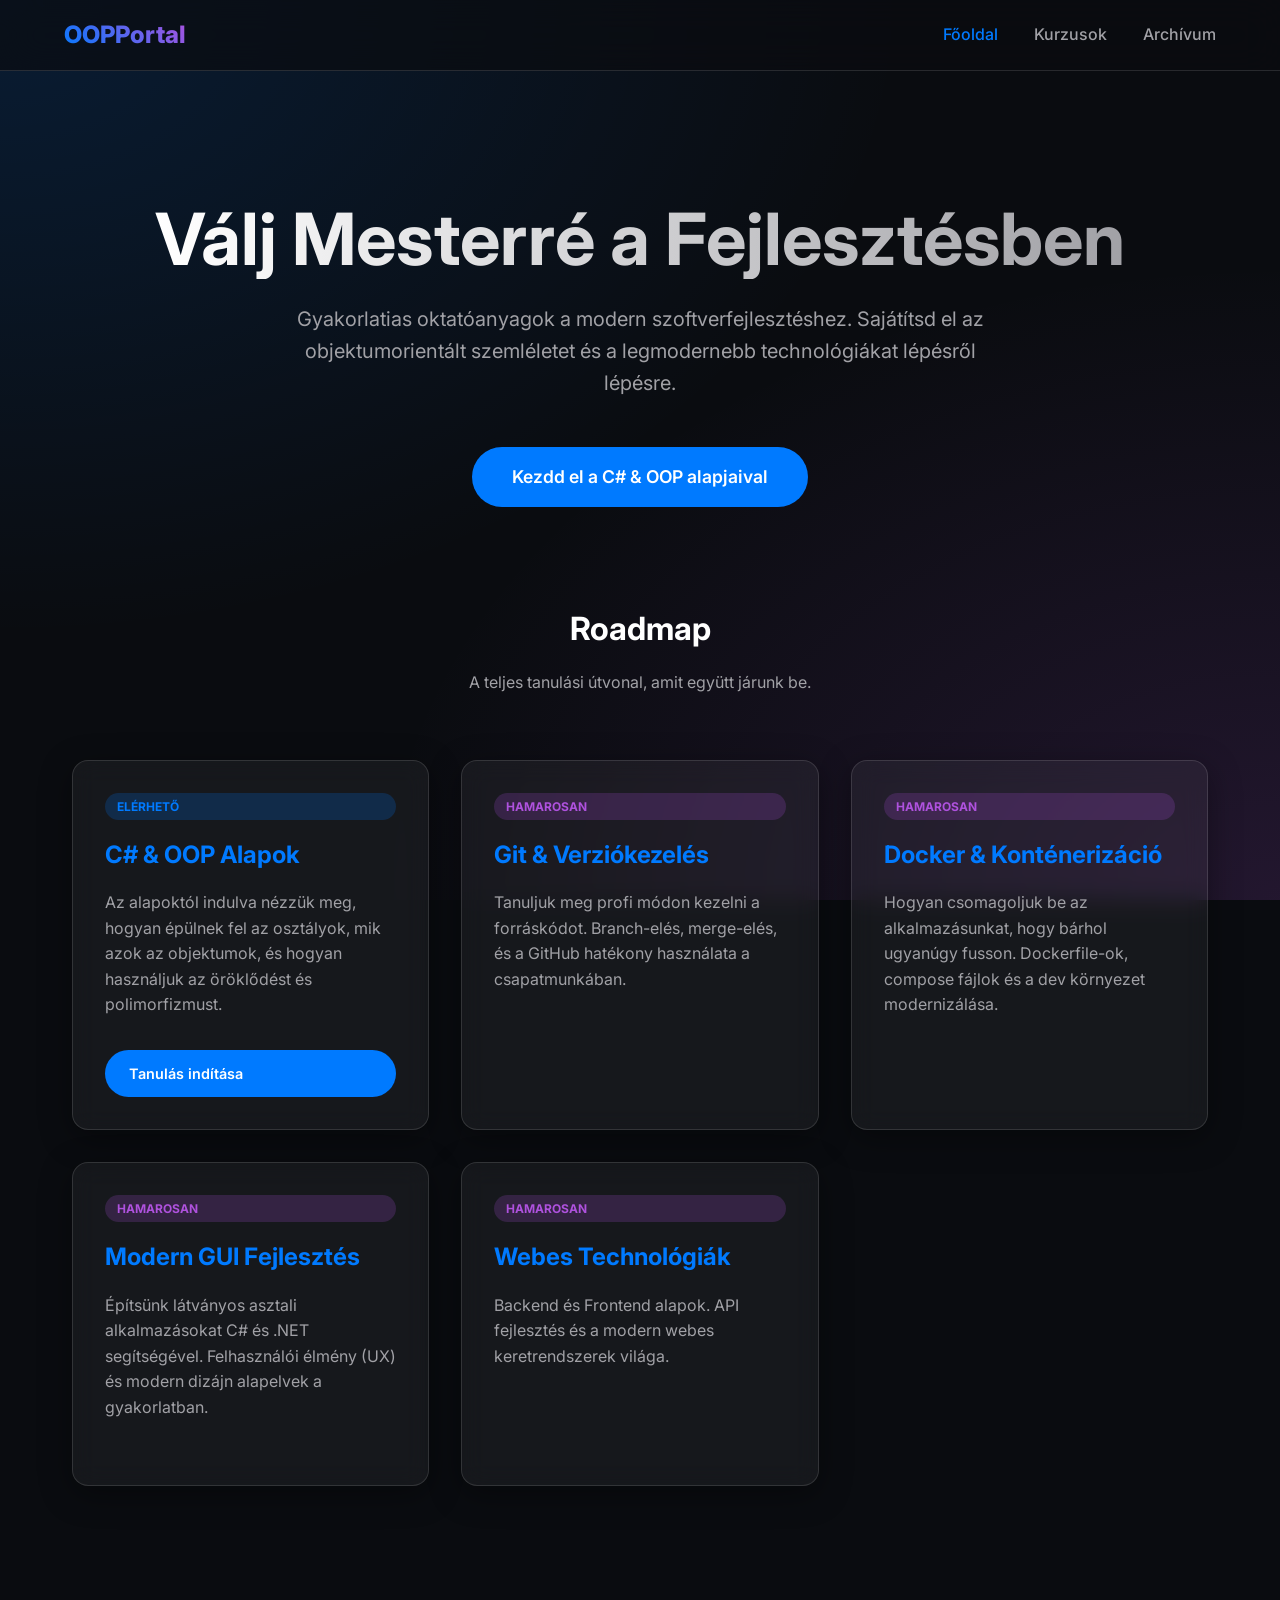
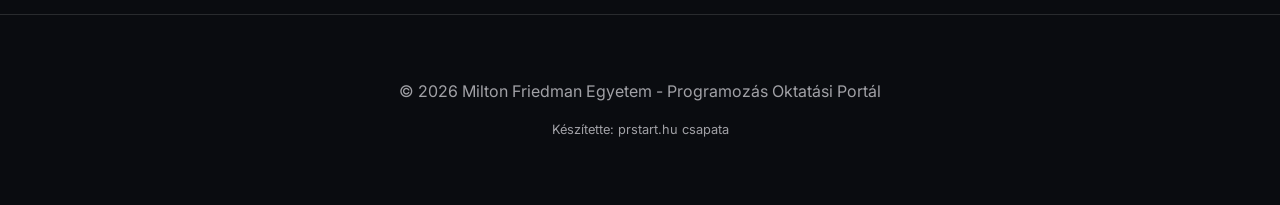
<file: src/index.html>
<!DOCTYPE html>
<html lang="hu">
<head>
    <meta charset="UTF-8">
    <meta name="viewport" content="width=device-width, initial-scale=1.0">
    <title>OOP Mesterkurzus - prstart.hu</title>
    <link rel="preconnect" href="https://fonts.googleapis.com">
    <link rel="preconnect" href="https://fonts.gstatic.com" crossorigin>
    <link href="https://fonts.googleapis.com/css2?family=Inter:wght@400;500;600;700;800&family=JetBrains+Mono&display=swap" rel="stylesheet">
    <link rel="stylesheet" href="style.css">
</head>
<body>
    <header>
        <div class="logo">OOP<span>Portal</span></div>
        <nav>
            <a href="index.html" class="active">Főoldal</a>
            <a href="tutorial-oop-cs.html">Kurzusok</a>
            <a href="elmelet.html">Archívum</a>
        </nav>
    </header>

    <main>
        <section class="hero">
            <h1>Válj Mesterré a Fejlesztésben</h1>
            <p>Gyakorlatias oktatóanyagok a modern szoftverfejlesztéshez. Sajátítsd el az objektumorientált szemléletet és a legmodernebb technológiákat lépésről lépésre.</p>
            <a href="tutorial-oop-cs.html" class="btn-primary">Kezdd el a C# & OOP alapjaival</a>
        </section>

        <section id="roadmap">
            <h2 style="text-align: center; margin-bottom: 1rem; font-size: 2rem;">Roadmap</h2>
            <p style="text-align: center; color: var(--text-dim); margin-bottom: 3rem;">A teljes tanulási útvonal, amit együtt járunk be.</p>
            
            <div class="grid">
                <!-- C# & OOP -->
                <div class="card glass">
                    <span class="badge badge-active">Elérhető</span>
                    <h3>C# & OOP Alapok</h3>
                    <p>Az alapoktól indulva nézzük meg, hogyan épülnek fel az osztályok, mik azok az objektumok, és hogyan használjuk az öröklődést és polimorfizmust.</p>
                    <a href="tutorial-oop-cs.html" class="btn-primary" style="padding: 0.75rem 1.5rem; font-size: 0.9rem;">Tanulás indítása</a>
                </div>

                <!-- Git -->
                <div class="card glass">
                    <span class="badge badge-soon">Hamarosan</span>
                    <h3>Git & Verziókezelés</h3>
                    <p>Tanuljuk meg profi módon kezelni a forráskódot. Branch-elés, merge-elés, és a GitHub hatékony használata a csapatmunkában.</p>
                </div>

                <!-- Docker -->
                <div class="card glass">
                    <span class="badge badge-soon">Hamarosan</span>
                    <h3>Docker & Konténerizáció</h3>
                    <p>Hogyan csomagoljuk be az alkalmazásunkat, hogy bárhol ugyanúgy fusson. Dockerfile-ok, compose fájlok és a dev környezet modernizálása.</p>
                </div>

                <!-- GUI -->
                <div class="card glass">
                    <span class="badge badge-soon">Hamarosan</span>
                    <h3>Modern GUI Fejlesztés</h3>
                    <p>Építsünk látványos asztali alkalmazásokat C# és .NET segítségével. Felhasználói élmény (UX) és modern dizájn alapelvek a gyakorlatban.</p>
                </div>

                <!-- Web -->
                <div class="card glass">
                    <span class="badge badge-soon">Hamarosan</span>
                    <h3>Webes Technológiák</h3>
                    <p>Backend és Frontend alapok. API fejlesztés és a modern webes keretrendszerek világa.</p>
                </div>
            </div>
        </section>
    </main>

    <footer>
        <p>&copy; 2026 Milton Friedman Egyetem - Programozás Oktatási Portál</p>
        <p style="font-size: 0.8rem; margin-top: 1rem; color: var(--text-dim);">Készítette: prstart.hu csapata</p>
    </footer>

    <script src="script.js"></script>
</body>
</html>
</file>
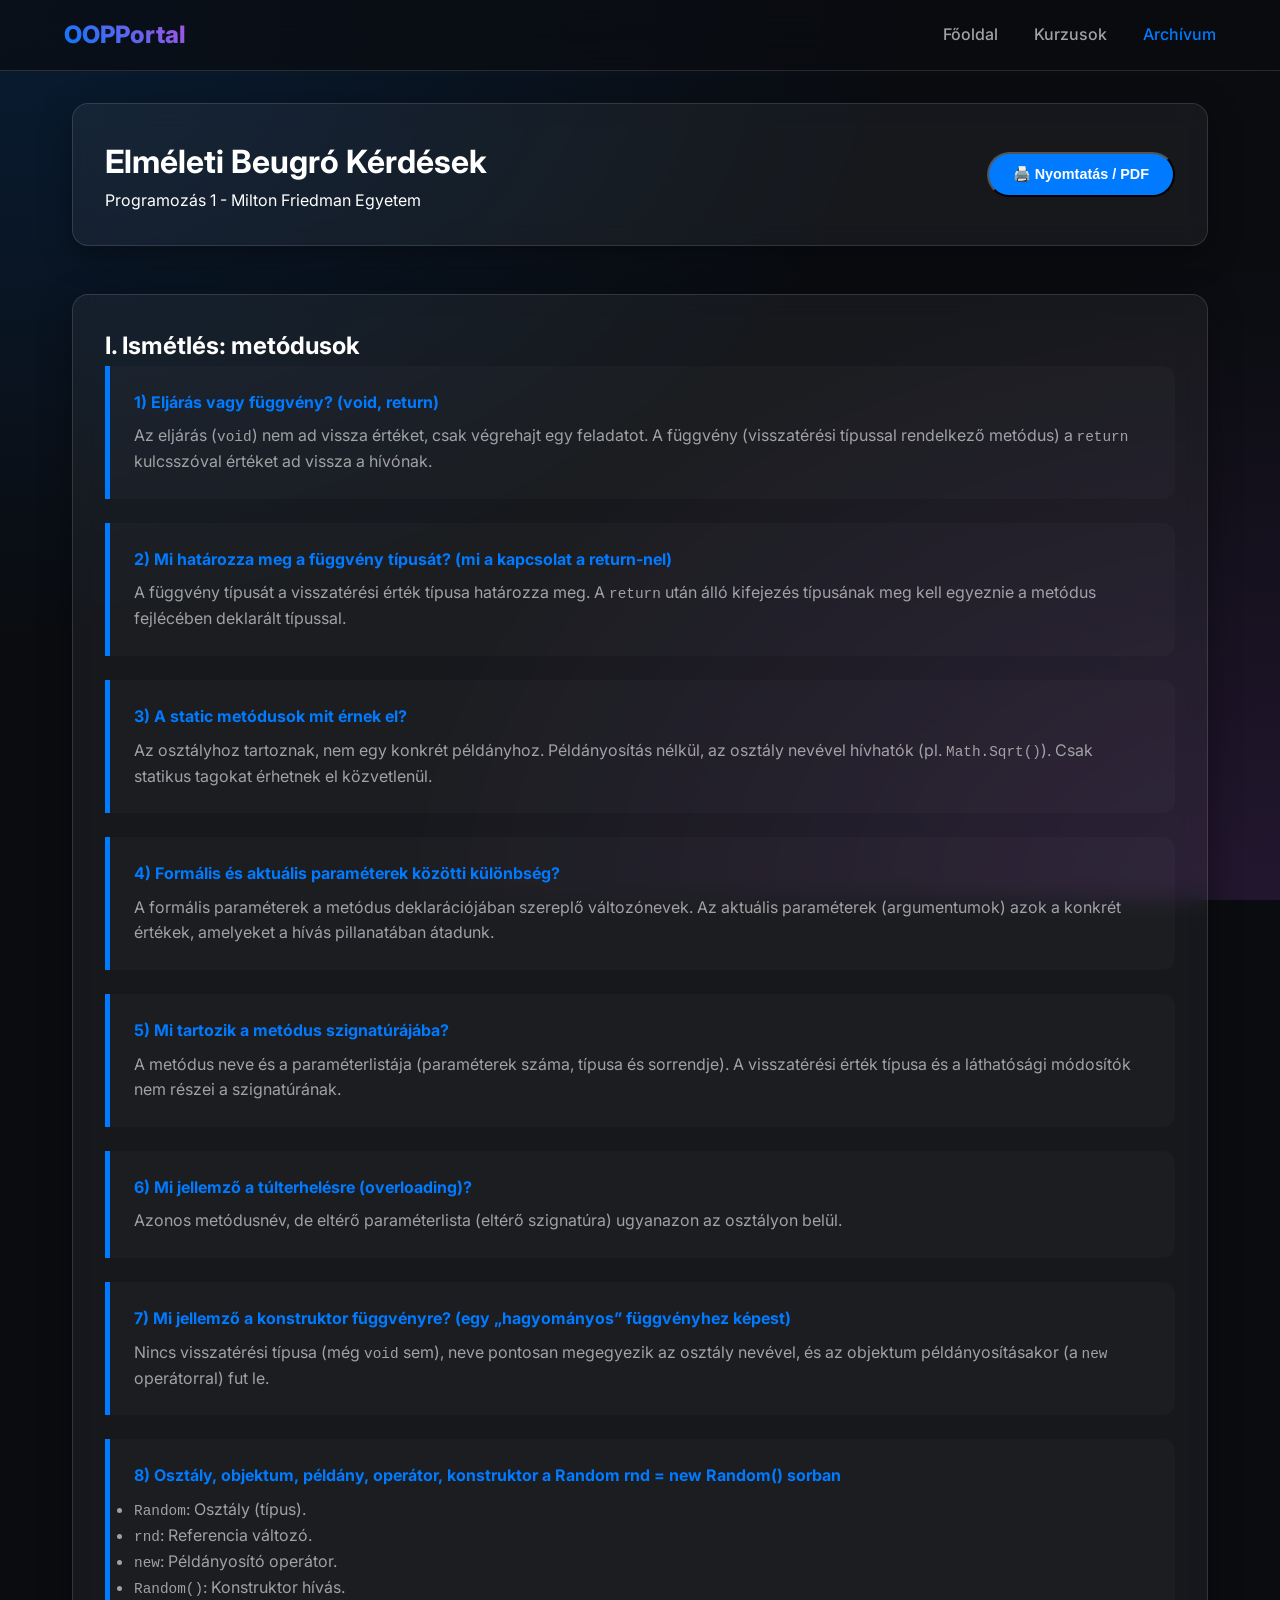
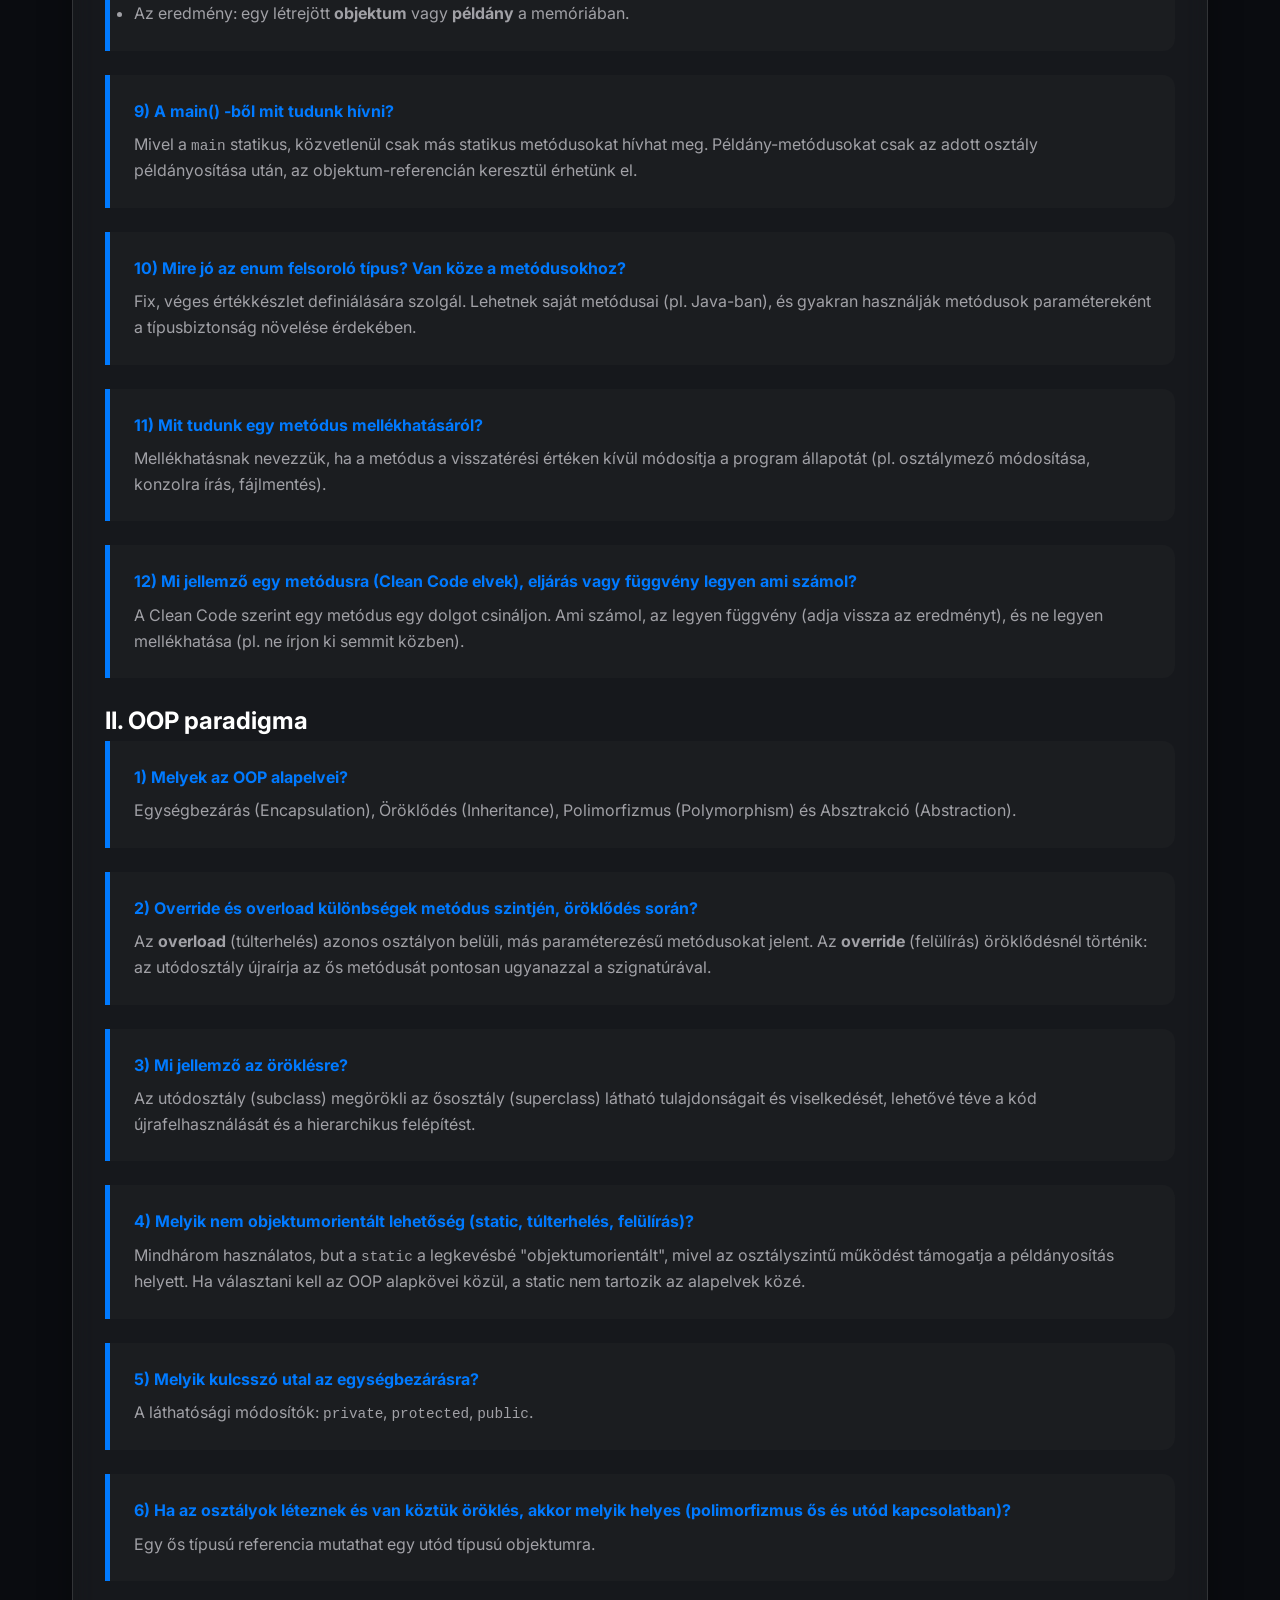
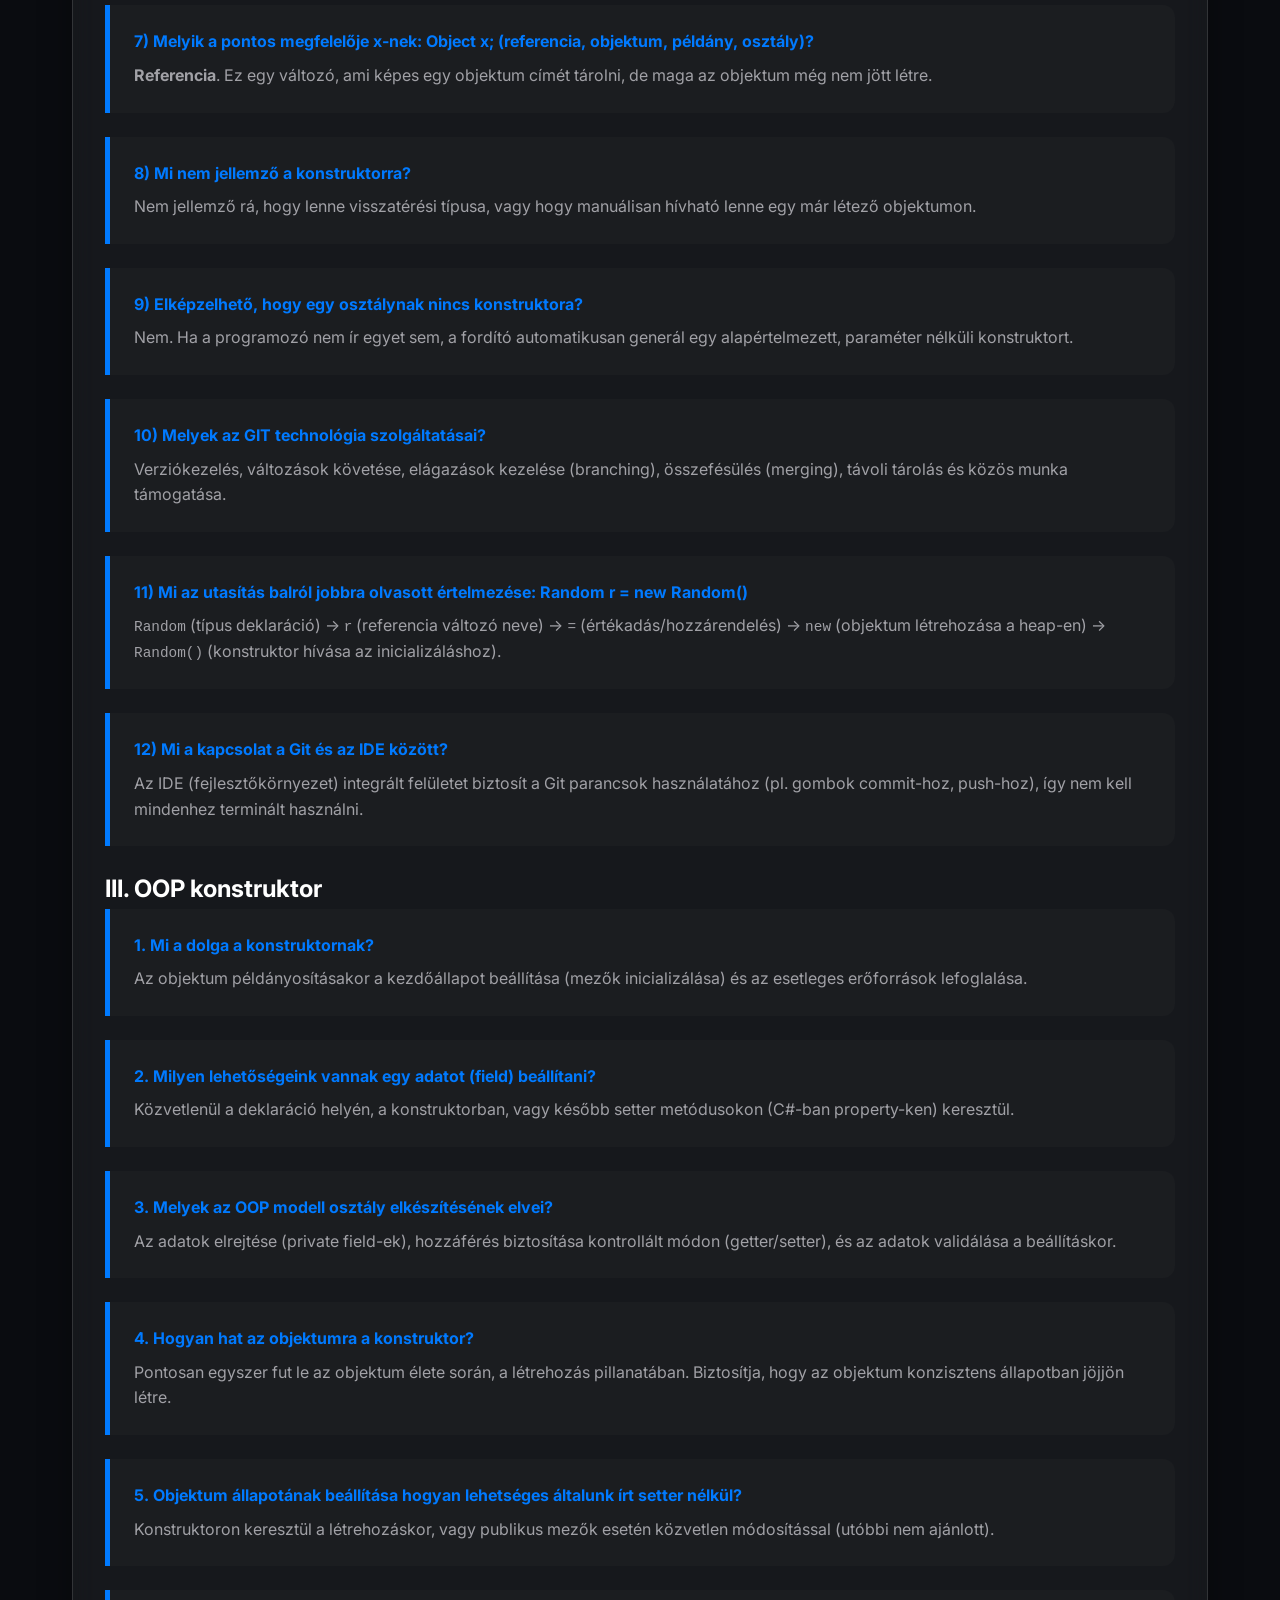
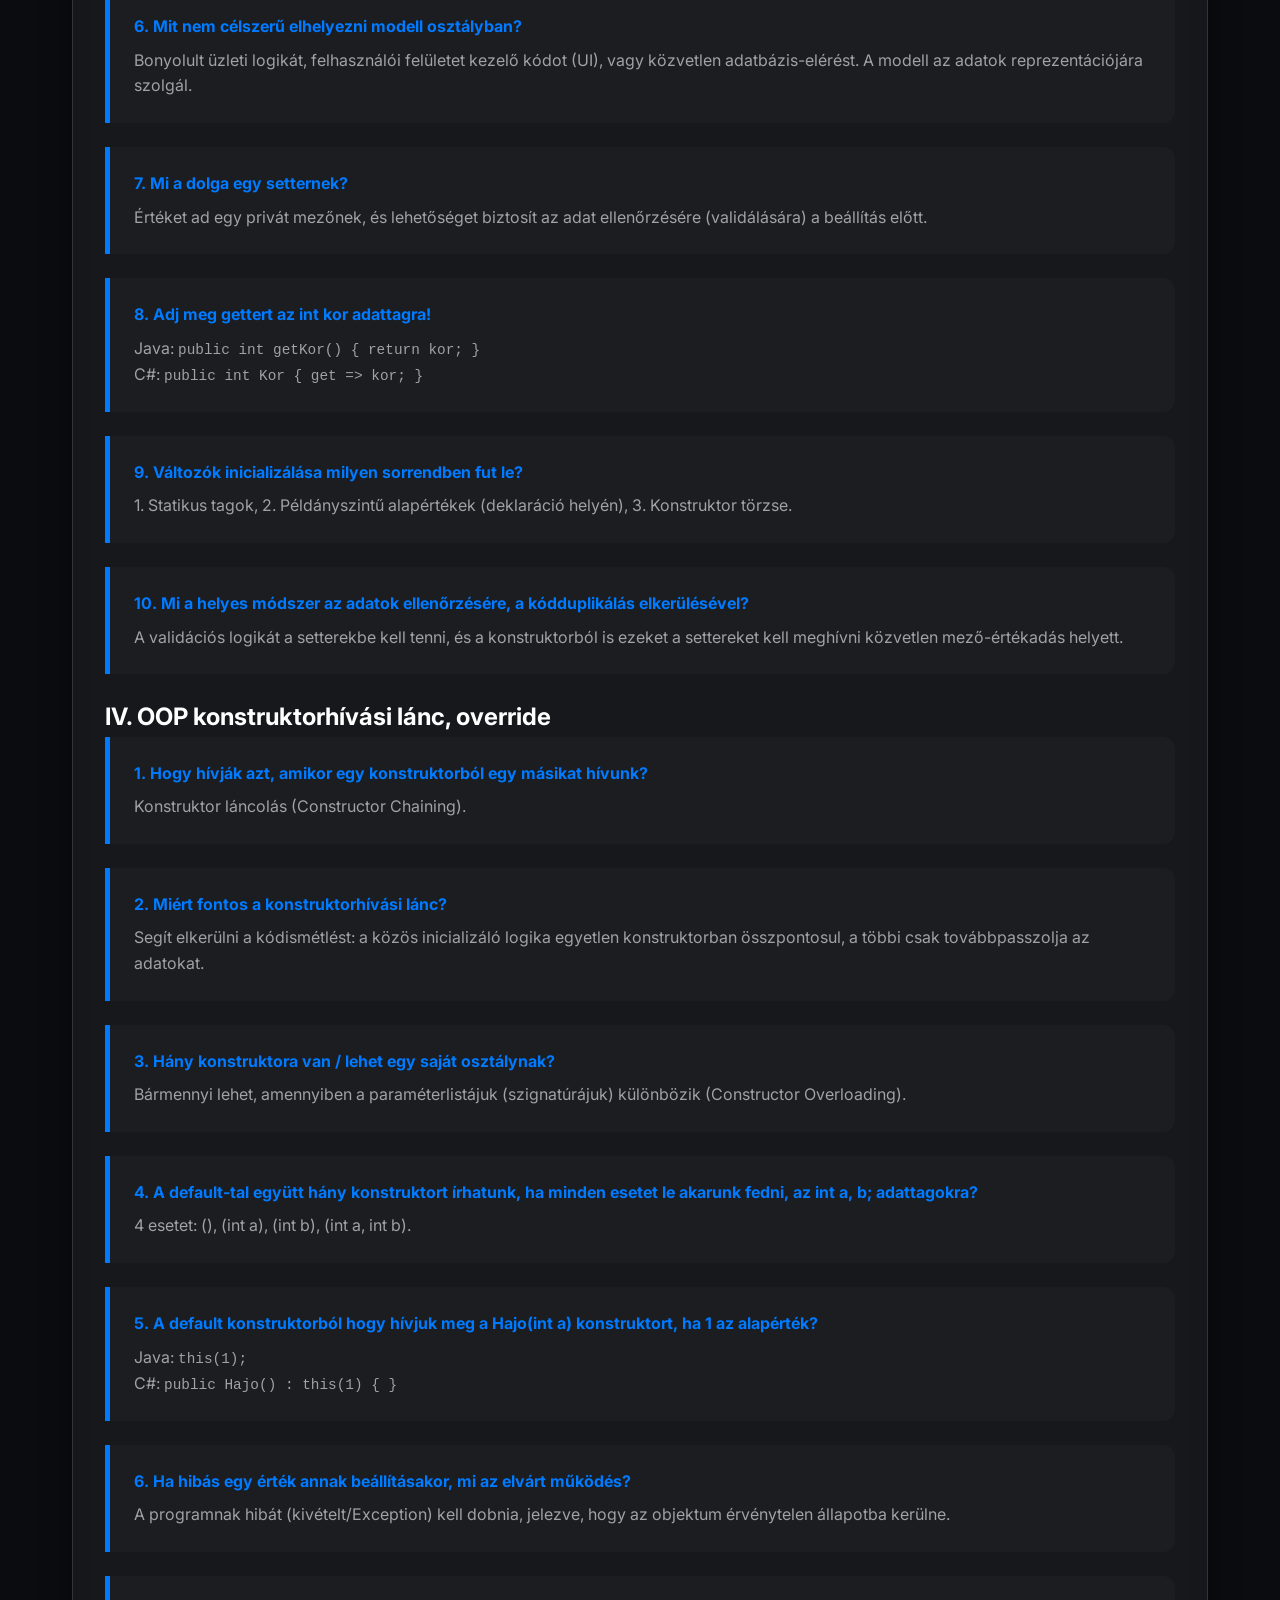
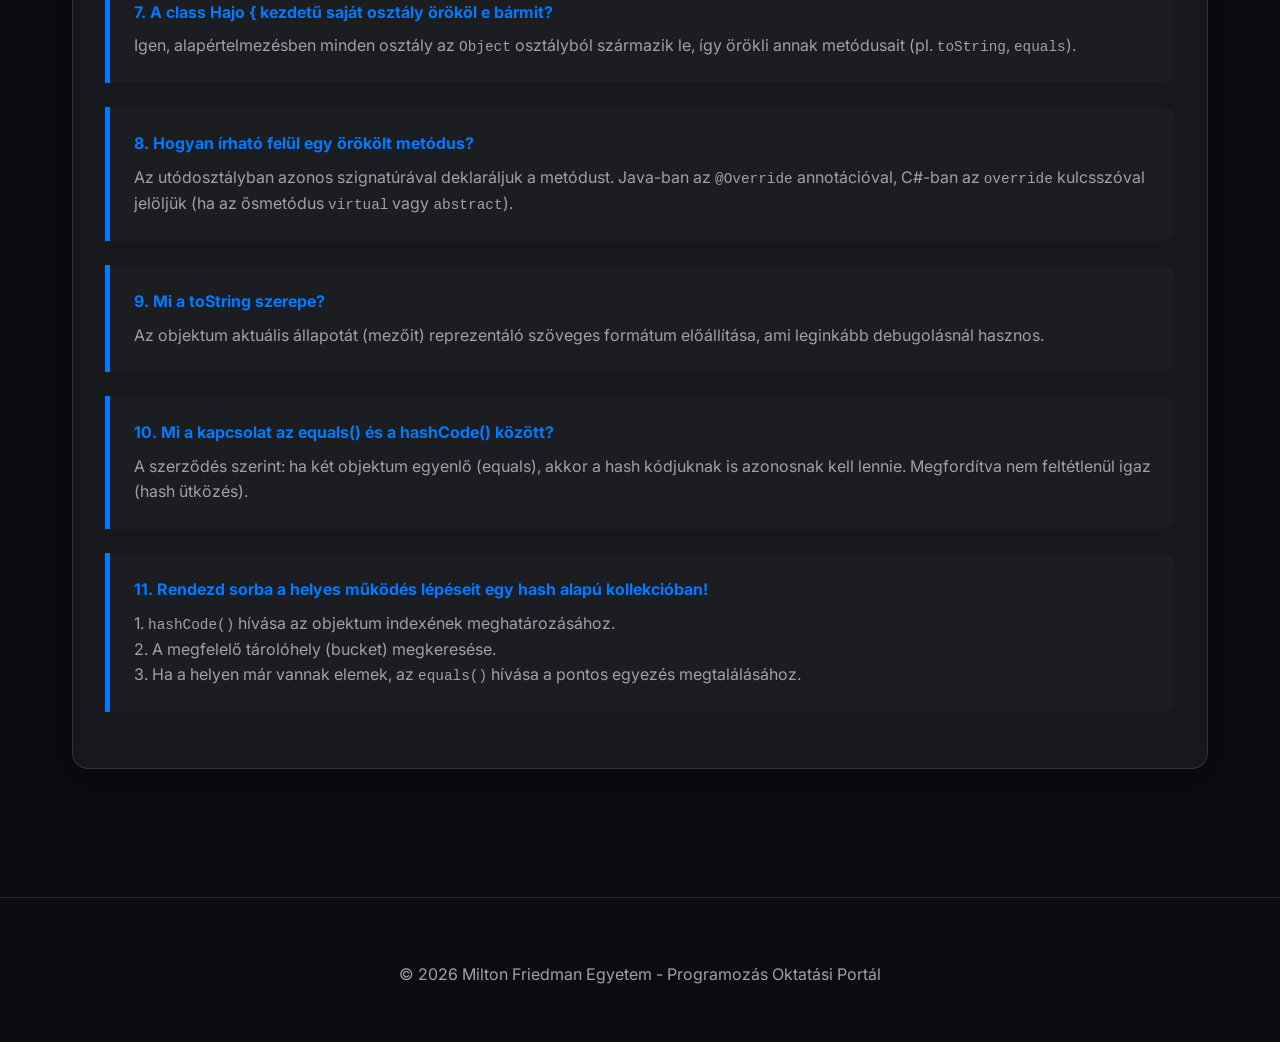
<file: src/elmelet.html>
<!DOCTYPE html>
<html lang="hu">
<head>
    <meta charset="UTF-8">
    <meta name="viewport" content="width=device-width, initial-scale=1.0">
    <title>Elméleti Beugró - OOP Portal</title>
    <link rel="preconnect" href="https://fonts.googleapis.com">
    <link rel="preconnect" href="https://fonts.gstatic.com" crossorigin>
    <link href="https://fonts.googleapis.com/css2?family=Inter:wght@400;500;600;700;800&display=swap" rel="stylesheet">
    <link rel="stylesheet" href="style.css">
    <style>
        .question-block {
            padding: 1.5rem;
            margin-bottom: 1.5rem;
            border-left: 5px solid var(--accent-blue);
            background: rgba(255, 255, 255, 0.02);
            border-radius: 0 12px 12px 0;
        }
        .question {
            font-weight: bold;
            color: var(--accent-blue);
            margin-bottom: 0.5rem;
        }
        .answer {
            color: var(--text-dim);
        }

        @media print {
            header, nav, footer, .btn, .no-print {
                display: none !important;
            }
            body {
                background: white !important;
                color: black !important;
                padding: 0;
                margin: 0;
            }
            main {
                max-width: 100% !important;
            }
            .question-block {
                border-bottom: 1px solid #ddd !important;
                page-break-inside: avoid;
                background: transparent !important;
                color: black !important;
            }
            .question { color: black !important; }
            .answer { color: #333 !important; }
        }
    </style>
</head>
<body>
    <header>
        <div class="logo">OOP<span>Portal</span></div>
        <nav>
            <a href="index.html">Főoldal</a>
            <a href="tutorial-oop-cs.html">Kurzusok</a>
            <a href="elmelet.html" class="active">Archívum</a>
        </nav>
    </header>

    <main>
        <div class="glass" style="padding: 2rem; margin-bottom: 3rem; display: flex; justify-content: space-between; align-items: center; flex-wrap: wrap; gap: 1rem;">
            <div>
                <h1>Elméleti Beugró Kérdések</h1>
                <p>Programozás 1 - Milton Friedman Egyetem</p>
            </div>
            <button onclick="window.print()" class="btn-primary no-print" style="padding: 0.75rem 1.5rem; font-size: 0.9rem;">🖨️ Nyomtatás / PDF</button>
        </div>

        <section class="glass" style="padding: 2rem;">
            <h2>I. Ismétlés: metódusok</h2>
            <div class="question-block">
                <div class="question">1) Eljárás vagy függvény? (void, return)</div>
                <div class="answer">Az eljárás (<code>void</code>) nem ad vissza értéket, csak végrehajt egy feladatot. A függvény (visszatérési típussal rendelkező metódus) a <code>return</code> kulcsszóval értéket ad vissza a hívónak.</div>
            </div>
            <div class="question-block">
                <div class="question">2) Mi határozza meg a függvény típusát? (mi a kapcsolat a return-nel)</div>
                <div class="answer">A függvény típusát a visszatérési érték típusa határozza meg. A <code>return</code> után álló kifejezés típusának meg kell egyeznie a metódus fejlécében deklarált típussal.</div>
            </div>
            <div class="question-block">
                <div class="question">3) A static metódusok mit érnek el?</div>
                <div class="answer">Az osztályhoz tartoznak, nem egy konkrét példányhoz. Példányosítás nélkül, az osztály nevével hívhatók (pl. <code>Math.Sqrt()</code>). Csak statikus tagokat érhetnek el közvetlenül.</div>
            </div>
            <div class="question-block">
                <div class="question">4) Formális és aktuális paraméterek közötti különbség?</div>
                <div class="answer">A formális paraméterek a metódus deklarációjában szereplő változónevek. Az aktuális paraméterek (argumentumok) azok a konkrét értékek, amelyeket a hívás pillanatában átadunk.</div>
            </div>
            <div class="question-block">
                <div class="question">5) Mi tartozik a metódus szignatúrájába?</div>
                <div class="answer">A metódus neve és a paraméterlistája (paraméterek száma, típusa és sorrendje). A visszatérési érték típusa és a láthatósági módosítók nem részei a szignatúrának.</div>
            </div>
            <div class="question-block">
                <div class="question">6) Mi jellemző a túlterhelésre (overloading)?</div>
                <div class="answer">Azonos metódusnév, de eltérő paraméterlista (eltérő szignatúra) ugyanazon az osztályon belül.</div>
            </div>
            <div class="question-block">
                <div class="question">7) Mi jellemző a konstruktor függvényre? (egy „hagyományos” függvényhez képest)</div>
                <div class="answer">Nincs visszatérési típusa (még <code>void</code> sem), neve pontosan megegyezik az osztály nevével, és az objektum példányosításakor (a <code>new</code> operátorral) fut le.</div>
            </div>
            <div class="question-block">
                <div class="question">8) Osztály, objektum, példány, operátor, konstruktor a Random rnd = new Random() sorban</div>
                <div class="answer">
                    <ul>
                        <li><code>Random</code>: Osztály (típus).</li>
                        <li><code>rnd</code>: Referencia változó.</li>
                        <li><code>new</code>: Példányosító operátor.</li>
                        <li><code>Random()</code>: Konstruktor hívás.</li>
                        <li>Az eredmény: egy létrejött <b>objektum</b> vagy <b>példány</b> a memóriában.</li>
                    </ul>
                </div>
            </div>
            <div class="question-block">
                <div class="question">9) A main() -ből mit tudunk hívni?</div>
                <div class="answer">Mivel a <code>main</code> statikus, közvetlenül csak más statikus metódusokat hívhat meg. Példány-metódusokat csak az adott osztály példányosítása után, az objektum-referencián keresztül érhetünk el.</div>
            </div>
            <div class="question-block">
                <div class="question">10) Mire jó az enum felsoroló típus? Van köze a metódusokhoz?</div>
                <div class="answer">Fix, véges értékkészlet definiálására szolgál. Lehetnek saját metódusai (pl. Java-ban), és gyakran használják metódusok paramétereként a típusbiztonság növelése érdekében.</div>
            </div>
            <div class="question-block">
                <div class="question">11) Mit tudunk egy metódus mellékhatásáról?</div>
                <div class="answer">Mellékhatásnak nevezzük, ha a metódus a visszatérési értéken kívül módosítja a program állapotát (pl. osztálymező módosítása, konzolra írás, fájlmentés).</div>
            </div>
            <div class="question-block">
                <div class="question">12) Mi jellemző egy metódusra (Clean Code elvek), eljárás vagy függvény legyen ami számol?</div>
                <div class="answer">A Clean Code szerint egy metódus egy dolgot csináljon. Ami számol, az legyen függvény (adja vissza az eredményt), és ne legyen mellékhatása (pl. ne írjon ki semmit közben).</div>
            </div>

            <h2>II. OOP paradigma</h2>
            <div class="question-block">
                <div class="question">1) Melyek az OOP alapelvei?</div>
                <div class="answer">Egységbezárás (Encapsulation), Öröklődés (Inheritance), Polimorfizmus (Polymorphism) és Absztrakció (Abstraction).</div>
            </div>
            <div class="question-block">
                <div class="question">2) Override és overload különbségek metódus szintjén, öröklődés során?</div>
                <div class="answer">Az <b>overload</b> (túlterhelés) azonos osztályon belüli, más paraméterezésű metódusokat jelent. Az <b>override</b> (felülírás) öröklődésnél történik: az utódosztály újraírja az ős metódusát pontosan ugyanazzal a szignatúrával.</div>
            </div>
            <div class="question-block">
                <div class="question">3) Mi jellemző az öröklésre?</div>
                <div class="answer">Az utódosztály (subclass) megörökli az ősosztály (superclass) látható tulajdonságait és viselkedését, lehetővé téve a kód újrafelhasználását és a hierarchikus felépítést.</div>
            </div>
            <div class="question-block">
                <div class="question">4) Melyik nem objektumorientált lehetőség (static, túlterhelés, felülírás)?</div>
                <div class="answer">Mindhárom használatos, but a <code>static</code> a legkevésbé "objektumorientált", mivel az osztályszintű működést támogatja a példányosítás helyett. Ha választani kell az OOP alapkövei közül, a static nem tartozik az alapelvek közé.</div>
            </div>
            <div class="question-block">
                <div class="question">5) Melyik kulcsszó utal az egységbezárásra?</div>
                <div class="answer">A láthatósági módosítók: <code>private</code>, <code>protected</code>, <code>public</code>.</div>
            </div>
            <div class="question-block">
                <div class="question">6) Ha az osztályok léteznek és van köztük öröklés, akkor melyik helyes (polimorfizmus ős és utód kapcsolatban)?</div>
                <div class="answer">Egy ős típusú referencia mutathat egy utód típusú objektumra.</div>
            </div>
            <div class="question-block">
                <div class="question">7) Melyik a pontos megfelelője x-nek: Object x; (referencia, objektum, példány, osztály)?</div>
                <div class="answer"><b>Referencia</b>. Ez egy változó, ami képes egy objektum címét tárolni, de maga az objektum még nem jött létre.</div>
            </div>
            <div class="question-block">
                <div class="question">8) Mi nem jellemző a konstruktorra?</div>
                <div class="answer">Nem jellemző rá, hogy lenne visszatérési típusa, vagy hogy manuálisan hívható lenne egy már létező objektumon.</div>
            </div>
            <div class="question-block">
                <div class="question">9) Elképzelhető, hogy egy osztálynak nincs konstruktora?</div>
                <div class="answer">Nem. Ha a programozó nem ír egyet sem, a fordító automatikusan generál egy alapértelmezett, paraméter nélküli konstruktort.</div>
            </div>
            <div class="question-block">
                <div class="question">10) Melyek az GIT technológia szolgáltatásai?</div>
                <div class="answer">Verziókezelés, változások követése, elágazások kezelése (branching), összefésülés (merging), távoli tárolás és közös munka támogatása.</div>
            </div>
            <div class="question-block">
                <div class="question">11) Mi az utasítás balról jobbra olvasott értelmezése: Random r = new Random()</div>
                <div class="answer"><code>Random</code> (típus deklaráció) -> <code>r</code> (referencia változó neve) -> <code>=</code> (értékadás/hozzárendelés) -> <code>new</code> (objektum létrehozása a heap-en) -> <code>Random()</code> (konstruktor hívása az inicializáláshoz).</div>
            </div>
            <div class="question-block">
                <div class="question">12) Mi a kapcsolat a Git és az IDE között?</div>
                <div class="answer">Az IDE (fejlesztőkörnyezet) integrált felületet biztosít a Git parancsok használatához (pl. gombok commit-hoz, push-hoz), így nem kell mindenhez terminált használni.</div>
            </div>

            <h2>III. OOP konstruktor</h2>
            <div class="question-block">
                <div class="question">1. Mi a dolga a konstruktornak?</div>
                <div class="answer">Az objektum példányosításakor a kezdőállapot beállítása (mezők inicializálása) és az esetleges erőforrások lefoglalása.</div>
            </div>
            <div class="question-block">
                <div class="question">2. Milyen lehetőségeink vannak egy adatot (field) beállítani?</div>
                <div class="answer">Közvetlenül a deklaráció helyén, a konstruktorban, vagy később setter metódusokon (C#-ban property-ken) keresztül.</div>
            </div>
            <div class="question-block">
                <div class="question">3. Melyek az OOP modell osztály elkészítésének elvei?</div>
                <div class="answer">Az adatok elrejtése (private field-ek), hozzáférés biztosítása kontrollált módon (getter/setter), és az adatok validálása a beállításkor.</div>
            </div>
            <div class="question-block">
                <div class="question">4. Hogyan hat az objektumra a konstruktor?</div>
                <div class="answer">Pontosan egyszer fut le az objektum élete során, a létrehozás pillanatában. Biztosítja, hogy az objektum konzisztens állapotban jöjjön létre.</div>
            </div>
            <div class="question-block">
                <div class="question">5. Objektum állapotának beállítása hogyan lehetséges általunk írt setter nélkül?</div>
                <div class="answer">Konstruktoron keresztül a létrehozáskor, vagy publikus mezők esetén közvetlen módosítással (utóbbi nem ajánlott).</div>
            </div>
            <div class="question-block">
                <div class="question">6. Mit nem célszerű elhelyezni modell osztályban?</div>
                <div class="answer">Bonyolult üzleti logikát, felhasználói felületet kezelő kódot (UI), vagy közvetlen adatbázis-elérést. A modell az adatok reprezentációjára szolgál.</div>
            </div>
            <div class="question-block">
                <div class="question">7. Mi a dolga egy setternek?</div>
                <div class="answer">Értéket ad egy privát mezőnek, és lehetőséget biztosít az adat ellenőrzésére (validálására) a beállítás előtt.</div>
            </div>
            <div class="question-block">
                <div class="question">8. Adj meg gettert az int kor adattagra!</div>
                <div class="answer">
                    Java: <code>public int getKor() { return kor; }</code><br>
                    C#: <code>public int Kor { get => kor; }</code>
                </div>
            </div>
            <div class="question-block">
                <div class="question">9. Változók inicializálása milyen sorrendben fut le?</div>
                <div class="answer">1. Statikus tagok, 2. Példányszintű alapértékek (deklaráció helyén), 3. Konstruktor törzse.</div>
            </div>
            <div class="question-block">
                <div class="question">10. Mi a helyes módszer az adatok ellenőrzésére, a kódduplikálás elkerülésével?</div>
                <div class="answer">A validációs logikát a setterekbe kell tenni, és a konstruktorból is ezeket a settereket kell meghívni közvetlen mező-értékadás helyett.</div>
            </div>

            <h2>IV. OOP konstruktorhívási lánc, override</h2>
            <div class="question-block">
                <div class="question">1. Hogy hívják azt, amikor egy konstruktorból egy másikat hívunk?</div>
                <div class="answer">Konstruktor láncolás (Constructor Chaining).</div>
            </div>
            <div class="question-block">
                <div class="question">2. Miért fontos a konstruktorhívási lánc?</div>
                <div class="answer">Segít elkerülni a kódismétlést: a közös inicializáló logika egyetlen konstruktorban összpontosul, a többi csak továbbpasszolja az adatokat.</div>
            </div>
            <div class="question-block">
                <div class="question">3. Hány konstruktora van / lehet egy saját osztálynak?</div>
                <div class="answer">Bármennyi lehet, amennyiben a paraméterlistájuk (szignatúrájuk) különbözik (Constructor Overloading).</div>
            </div>
            <div class="question-block">
                <div class="question">4. A default-tal együtt hány konstruktort írhatunk, ha minden esetet le akarunk fedni, az int a, b; adattagokra?</div>
                <div class="answer">4 esetet: (), (int a), (int b), (int a, int b).</div>
            </div>
            <div class="question-block">
                <div class="question">5. A default konstruktorból hogy hívjuk meg a Hajo(int a) konstruktort, ha 1 az alapérték?</div>
                <div class="answer">
                    Java: <code>this(1);</code><br>
                    C#: <code>public Hajo() : this(1) { }</code>
                </div>
            </div>
            <div class="question-block">
                <div class="question">6. Ha hibás egy érték annak beállításakor, mi az elvárt működés?</div>
                <div class="answer">A programnak hibát (kivételt/Exception) kell dobnia, jelezve, hogy az objektum érvénytelen állapotba kerülne.</div>
            </div>
            <div class="question-block">
                <div class="question">7. A class Hajo { kezdetű saját osztály örököl e bármit?</div>
                <div class="answer">Igen, alapértelmezésben minden osztály az <code>Object</code> osztályból származik le, így örökli annak metódusait (pl. <code>toString</code>, <code>equals</code>).</div>
            </div>
            <div class="question-block">
                <div class="question">8. Hogyan írható felül egy örökölt metódus?</div>
                <div class="answer">Az utódosztályban azonos szignatúrával deklaráljuk a metódust. Java-ban az <code>@Override</code> annotációval, C#-ban az <code>override</code> kulcsszóval jelöljük (ha az ősmetódus <code>virtual</code> vagy <code>abstract</code>).</div>
            </div>
            <div class="question-block">
                <div class="question">9. Mi a toString szerepe?</div>
                <div class="answer">Az objektum aktuális állapotát (mezőit) reprezentáló szöveges formátum előállítása, ami leginkább debugolásnál hasznos.</div>
            </div>
            <div class="question-block">
                <div class="question">10. Mi a kapcsolat az equals() és a hashCode() között?</div>
                <div class="answer">A szerződés szerint: ha két objektum egyenlő (equals), akkor a hash kódjuknak is azonosnak kell lennie. Megfordítva nem feltétlenül igaz (hash ütközés).</div>
            </div>
            <div class="question-block">
                <div class="question">11. Rendezd sorba a helyes működés lépéseit egy hash alapú kollekcióban!</div>
                <div class="answer">
                    1. <code>hashCode()</code> hívása az objektum indexének meghatározásához.<br>
                    2. A megfelelő tárolóhely (bucket) megkeresése.<br>
                    3. Ha a helyen már vannak elemek, az <code>equals()</code> hívása a pontos egyezés megtalálásához.
                </div>
            </div>
        </section>
    </main>

    <footer>
        <p>&copy; 2026 Milton Friedman Egyetem - Programozás Oktatási Portál</p>
    </footer>
</body>
</html>
</file>
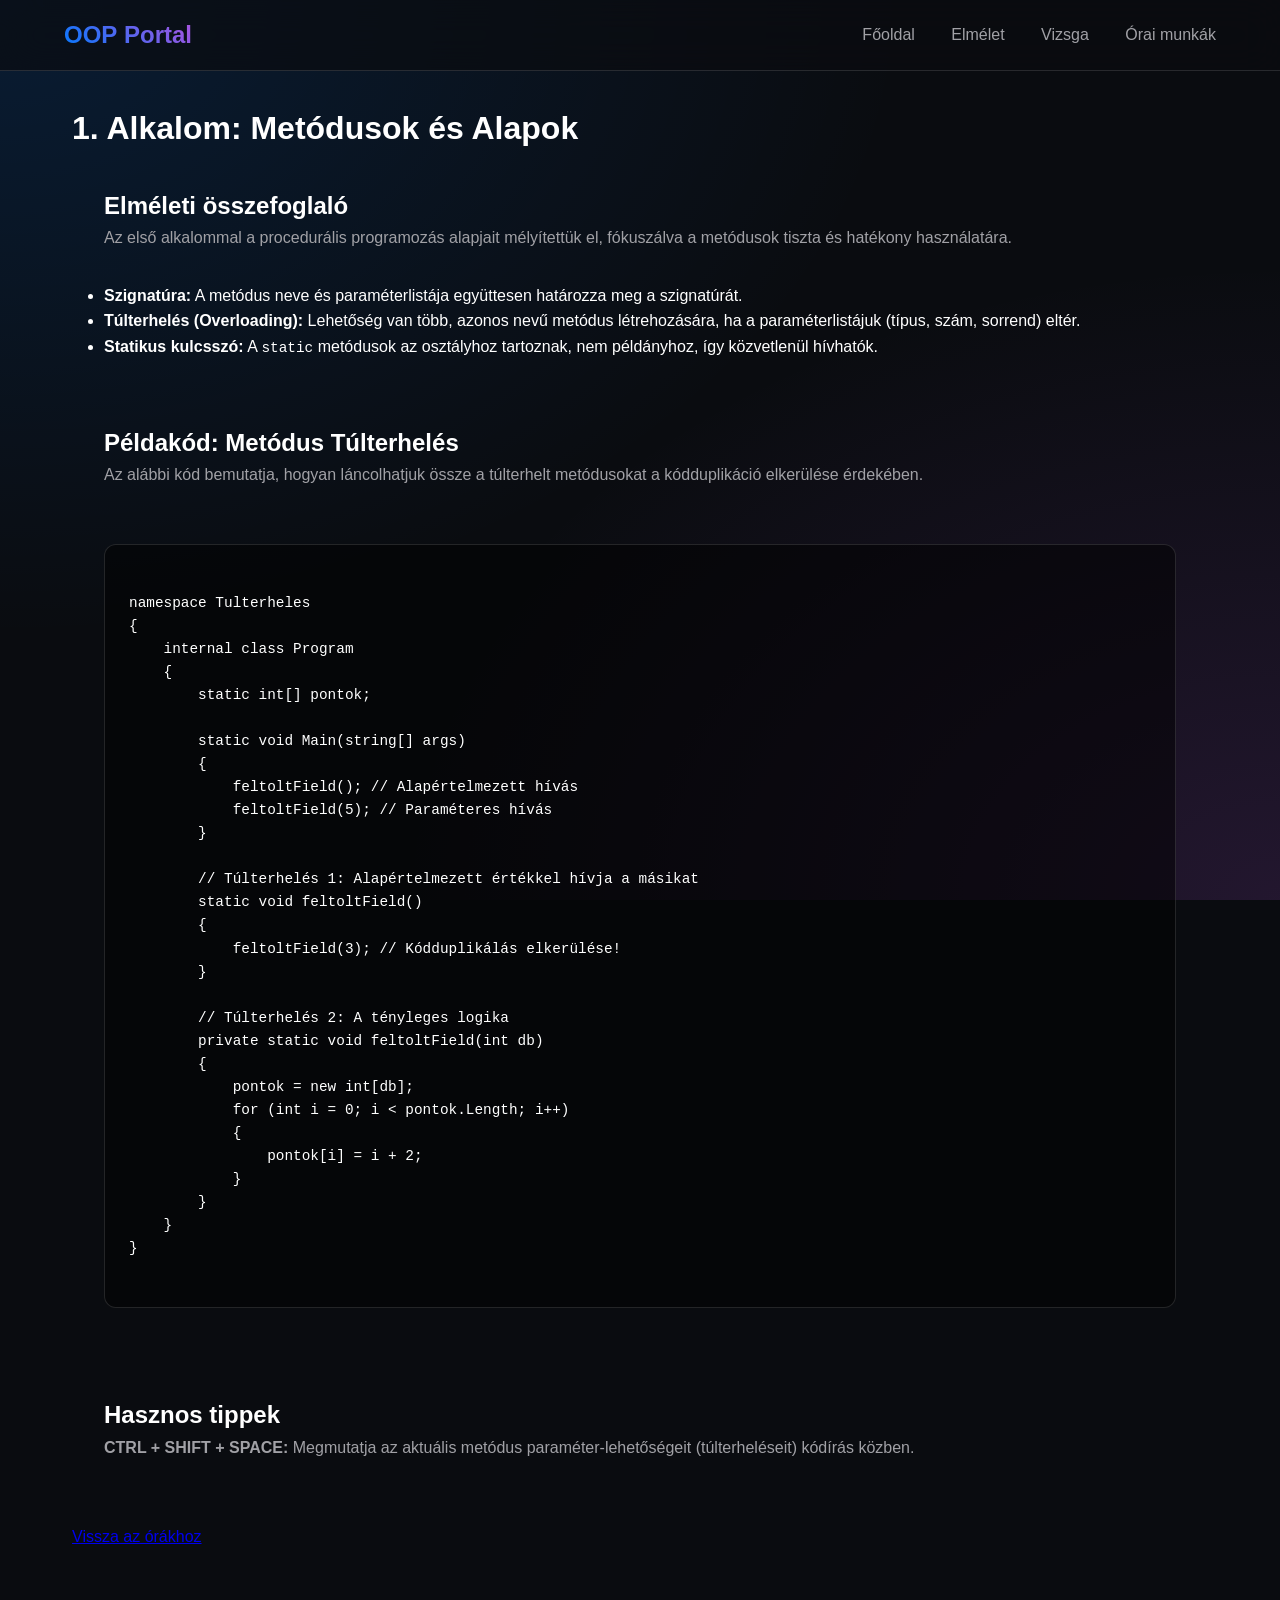
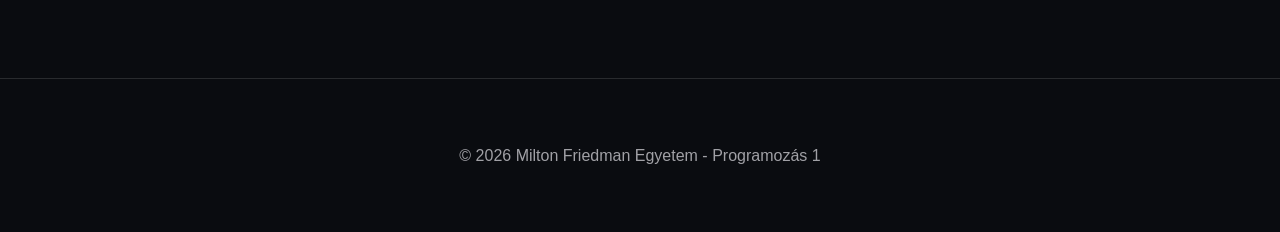
<file: src/ora-1.html>
<!DOCTYPE html>
<html lang="hu">
<head>
    <meta charset="UTF-8">
    <meta name="viewport" content="width=device-width, initial-scale=1.0">
    <title>1. Alkalom: Metódusok - OOP Portal</title>
    <link rel="stylesheet" href="style.css">
</head>
<body>
    <header>
        <div class="logo"><strong>OOP</strong> Portal</div>
        <nav>
            <a href="index.html">Főoldal</a>
            <a href="elmelet.html">Elmélet</a>
            <a href="vizsga.html">Vizsga</a>
            <a href="orai-munkak.html">Órai munkák</a>
        </nav>
    </header>

    <main>
        <h1>1. Alkalom: Metódusok és Alapok</h1>
        
        <section class="card">
            <h2>Elméleti összefoglaló</h2>
            <p>Az első alkalommal a procedurális programozás alapjait mélyítettük el, fókuszálva a metódusok tiszta és hatékony használatára.</p>
            <ul>
                <li><strong>Szignatúra:</strong> A metódus neve és paraméterlistája együttesen határozza meg a szignatúrát.</li>
                <li><strong>Túlterhelés (Overloading):</strong> Lehetőség van több, azonos nevű metódus létrehozására, ha a paraméterlistájuk (típus, szám, sorrend) eltér.</li>
                <li><strong>Statikus kulcsszó:</strong> A <code>static</code> metódusok az osztályhoz tartoznak, nem példányhoz, így közvetlenül hívhatók.</li>
            </ul>
        </section>

        <section class="card">
            <h2>Példakód: Metódus Túlterhelés</h2>
            <p>Az alábbi kód bemutatja, hogyan láncolhatjuk össze a túlterhelt metódusokat a kódduplikáció elkerülése érdekében.</p>
            <pre><code>
namespace Tulterheles
{
    internal class Program
    {
        static int[] pontok;

        static void Main(string[] args)
        {
            feltoltField(); // Alapértelmezett hívás
            feltoltField(5); // Paraméteres hívás
        }

        // Túlterhelés 1: Alapértelmezett értékkel hívja a másikat
        static void feltoltField()
        {
            feltoltField(3); // Kódduplikálás elkerülése!
        }

        // Túlterhelés 2: A tényleges logika
        private static void feltoltField(int db)
        {
            pontok = new int[db];
            for (int i = 0; i < pontok.Length; i++)
            {
                pontok[i] = i + 2;
            }
        }
    }
}
            </code></pre>
        </section>

        <section class="card">
            <h2>Hasznos tippek</h2>
            <p><strong>CTRL + SHIFT + SPACE:</strong> Megmutatja az aktuális metódus paraméter-lehetőségeit (túlterheléseit) kódírás közben.</p>
        </section>

        <a href="orai-munkak.html" class="btn">Vissza az órákhoz</a>
    </main>

    <footer>
        <p>&copy; 2026 Milton Friedman Egyetem - Programozás 1</p>
    </footer>
</body>
</html>
</file>
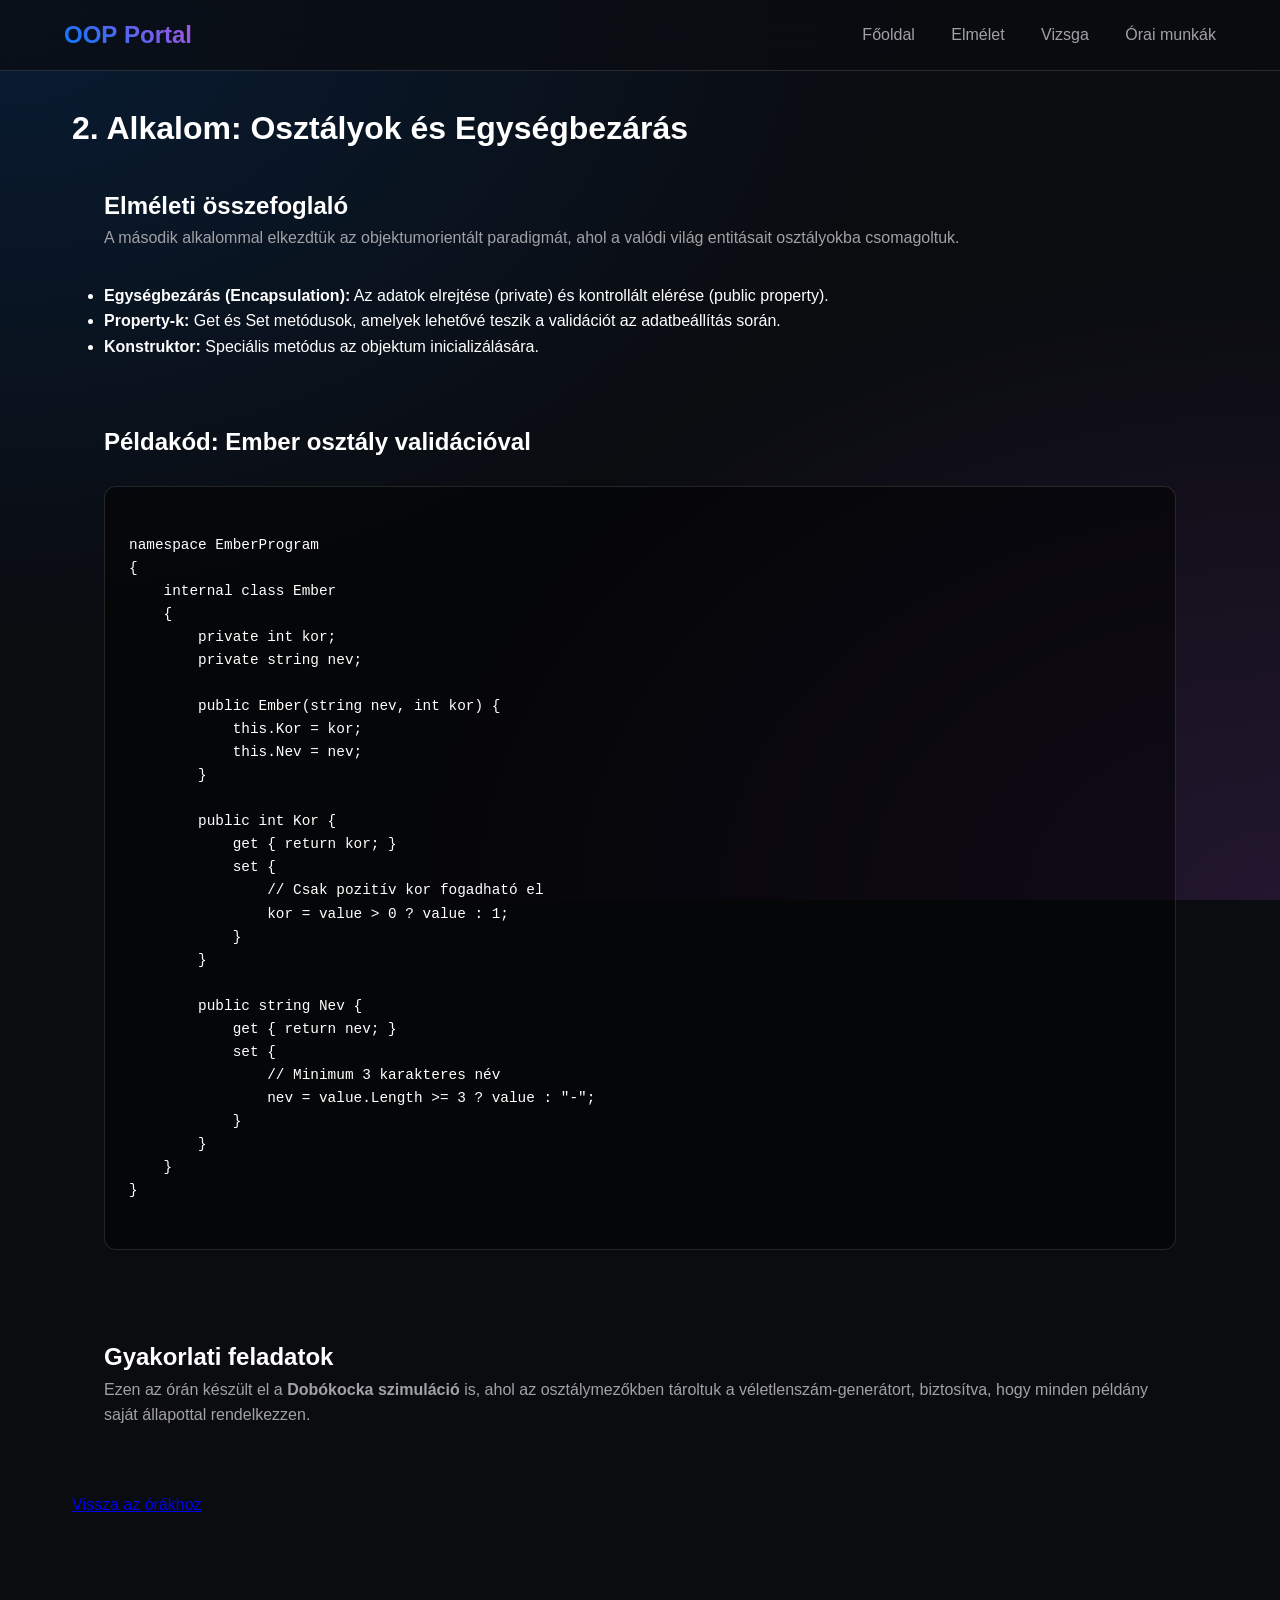
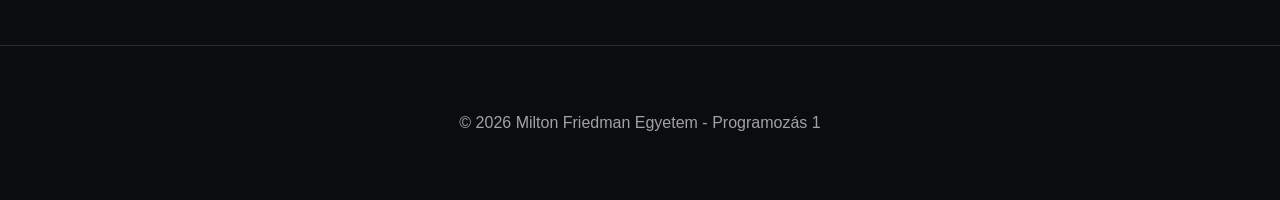
<file: src/ora-2.html>
<!DOCTYPE html>
<html lang="hu">
<head>
    <meta charset="UTF-8">
    <meta name="viewport" content="width=device-width, initial-scale=1.0">
    <title>2. Alkalom: Osztályok - OOP Portal</title>
    <link rel="stylesheet" href="style.css">
</head>
<body>
    <header>
        <div class="logo"><strong>OOP</strong> Portal</div>
        <nav>
            <a href="index.html">Főoldal</a>
            <a href="elmelet.html">Elmélet</a>
            <a href="vizsga.html">Vizsga</a>
            <a href="orai-munkak.html">Órai munkák</a>
        </nav>
    </header>

    <main>
        <h1>2. Alkalom: Osztályok és Egységbezárás</h1>
        
        <section class="card">
            <h2>Elméleti összefoglaló</h2>
            <p>A második alkalommal elkezdtük az objektumorientált paradigmát, ahol a valódi világ entitásait osztályokba csomagoltuk.</p>
            <ul>
                <li><strong>Egységbezárás (Encapsulation):</strong> Az adatok elrejtése (private) és kontrollált elérése (public property).</li>
                <li><strong>Property-k:</strong> Get és Set metódusok, amelyek lehetővé teszik a validációt az adatbeállítás során.</li>
                <li><strong>Konstruktor:</strong> Speciális metódus az objektum inicializálására.</li>
            </ul>
        </section>

        <section class="card">
            <h2>Példakód: Ember osztály validációval</h2>
            <pre><code>
namespace EmberProgram
{
    internal class Ember
    {
        private int kor;
        private string nev;

        public Ember(string nev, int kor) {
            this.Kor = kor;
            this.Nev = nev;
        }

        public int Kor {
            get { return kor; }
            set {
                // Csak pozitív kor fogadható el
                kor = value > 0 ? value : 1;
            }
        }

        public string Nev {
            get { return nev; }
            set {
                // Minimum 3 karakteres név
                nev = value.Length >= 3 ? value : "-";
            }
        }
    }
}
            </code></pre>
        </section>

        <section class="card">
            <h2>Gyakorlati feladatok</h2>
            <p>Ezen az órán készült el a <strong>Dobókocka szimuláció</strong> is, ahol az osztálymezőkben tároltuk a véletlenszám-generátort, biztosítva, hogy minden példány saját állapottal rendelkezzen.</p>
        </section>

        <a href="orai-munkak.html" class="btn">Vissza az órákhoz</a>
    </main>

    <footer>
        <p>&copy; 2026 Milton Friedman Egyetem - Programozás 1</p>
    </footer>
</body>
</html>
</file>
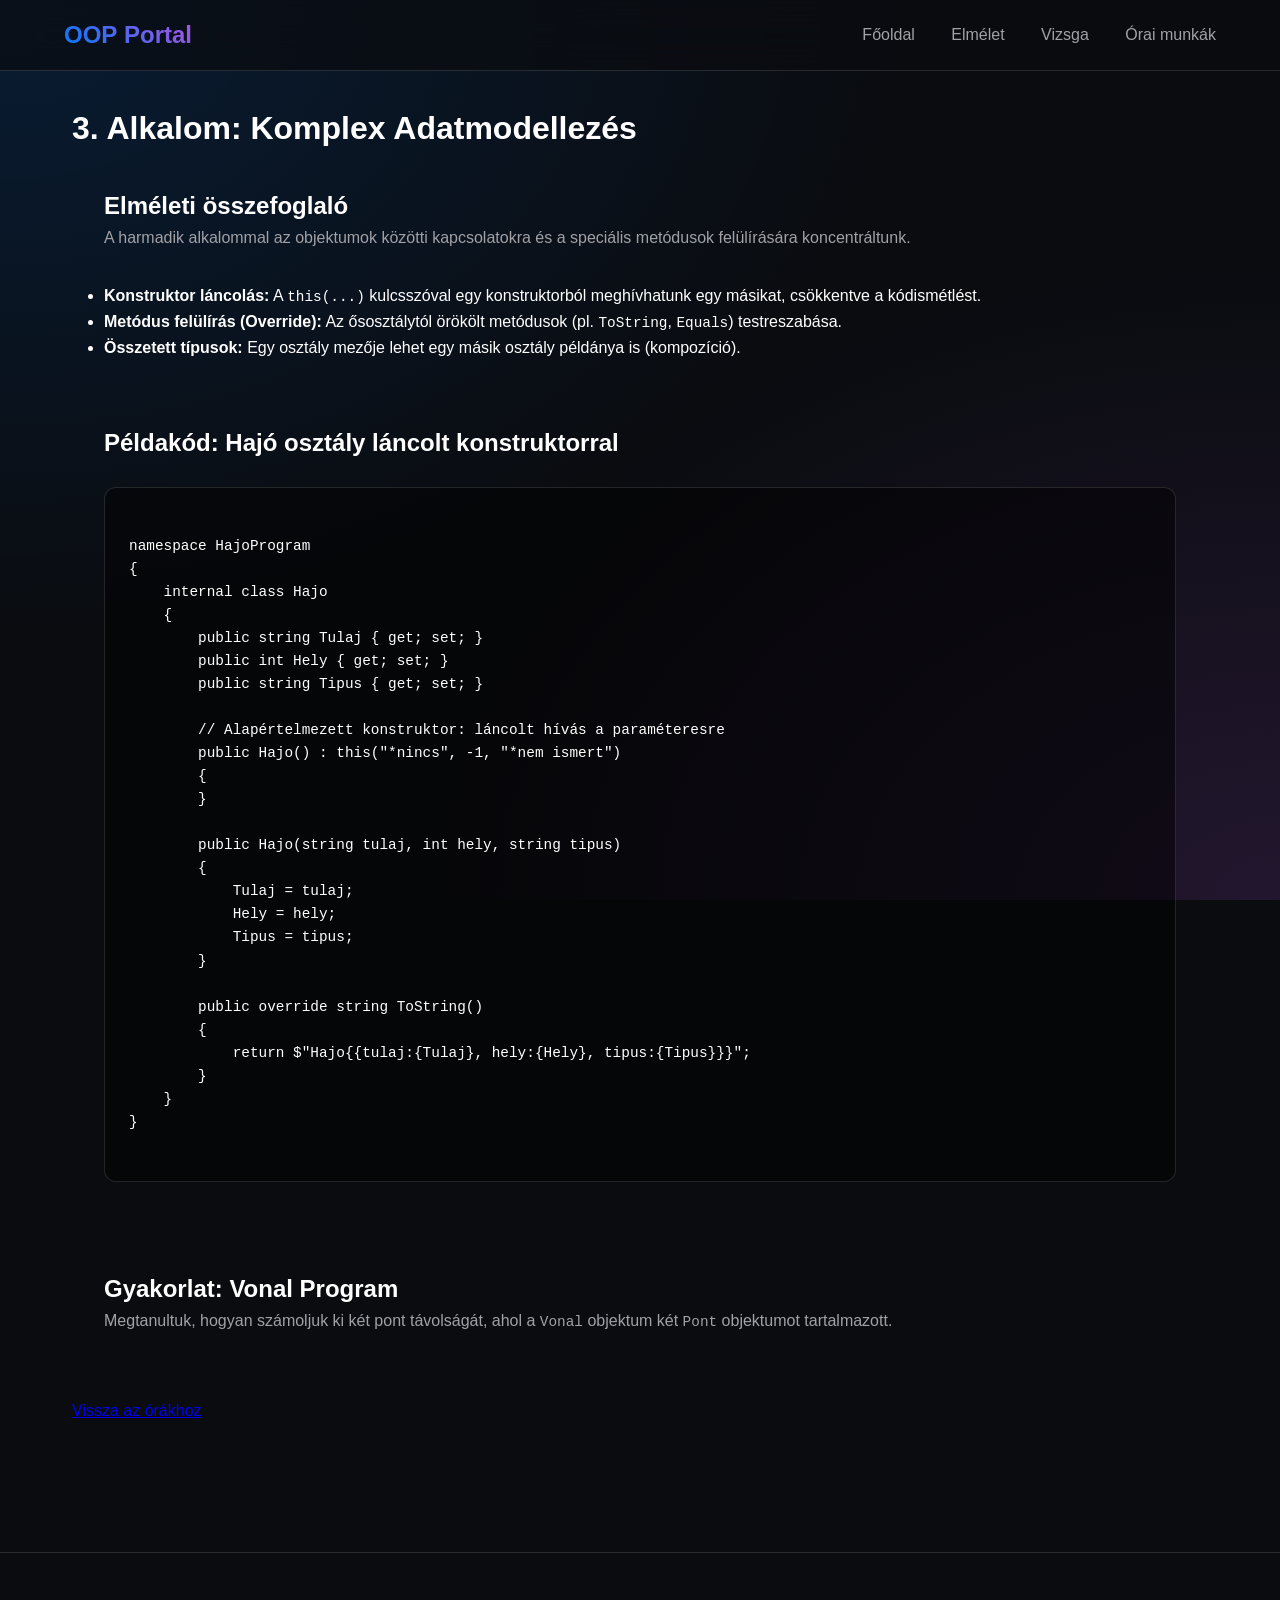
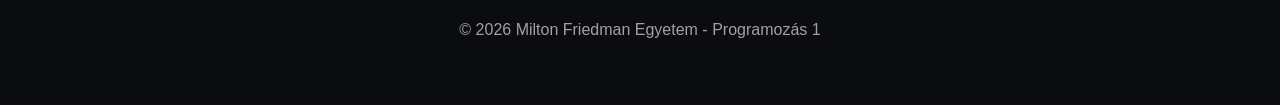
<file: src/ora-3.html>
<!DOCTYPE html>
<html lang="hu">
<head>
    <meta charset="UTF-8">
    <meta name="viewport" content="width=device-width, initial-scale=1.0">
    <title>3. Alkalom: Komplexitás - OOP Portal</title>
    <link rel="stylesheet" href="style.css">
</head>
<body>
    <header>
        <div class="logo"><strong>OOP</strong> Portal</div>
        <nav>
            <a href="index.html">Főoldal</a>
            <a href="elmelet.html">Elmélet</a>
            <a href="vizsga.html">Vizsga</a>
            <a href="orai-munkak.html">Órai munkák</a>
        </nav>
    </header>

    <main>
        <h1>3. Alkalom: Komplex Adatmodellezés</h1>
        
        <section class="card">
            <h2>Elméleti összefoglaló</h2>
            <p>A harmadik alkalommal az objektumok közötti kapcsolatokra és a speciális metódusok felülírására koncentráltunk.</p>
            <ul>
                <li><strong>Konstruktor láncolás:</strong> A <code>this(...)</code> kulcsszóval egy konstruktorból meghívhatunk egy másikat, csökkentve a kódismétlést.</li>
                <li><strong>Metódus felülírás (Override):</strong> Az ősosztálytól örökölt metódusok (pl. <code>ToString</code>, <code>Equals</code>) testreszabása.</li>
                <li><strong>Összetett típusok:</strong> Egy osztály mezője lehet egy másik osztály példánya is (kompozíció).</li>
            </ul>
        </section>

        <section class="card">
            <h2>Példakód: Hajó osztály láncolt konstruktorral</h2>
            <pre><code>
namespace HajoProgram
{
    internal class Hajo
    {
        public string Tulaj { get; set; }
        public int Hely { get; set; }
        public string Tipus { get; set; }

        // Alapértelmezett konstruktor: láncolt hívás a paraméteresre
        public Hajo() : this("*nincs", -1, "*nem ismert")
        {
        }

        public Hajo(string tulaj, int hely, string tipus)
        {
            Tulaj = tulaj;
            Hely = hely;
            Tipus = tipus;
        }

        public override string ToString()
        {
            return $"Hajo{{tulaj:{Tulaj}, hely:{Hely}, tipus:{Tipus}}}";
        }
    }
}
            </code></pre>
        </section>

        <section class="card">
            <h2>Gyakorlat: Vonal Program</h2>
            <p>Megtanultuk, hogyan számoljuk ki két pont távolságát, ahol a <code>Vonal</code> objektum két <code>Pont</code> objektumot tartalmazott.</p>
        </section>

        <a href="orai-munkak.html" class="btn">Vissza az órákhoz</a>
    </main>

    <footer>
        <p>&copy; 2026 Milton Friedman Egyetem - Programozás 1</p>
    </footer>
</body>
</html>
</file>
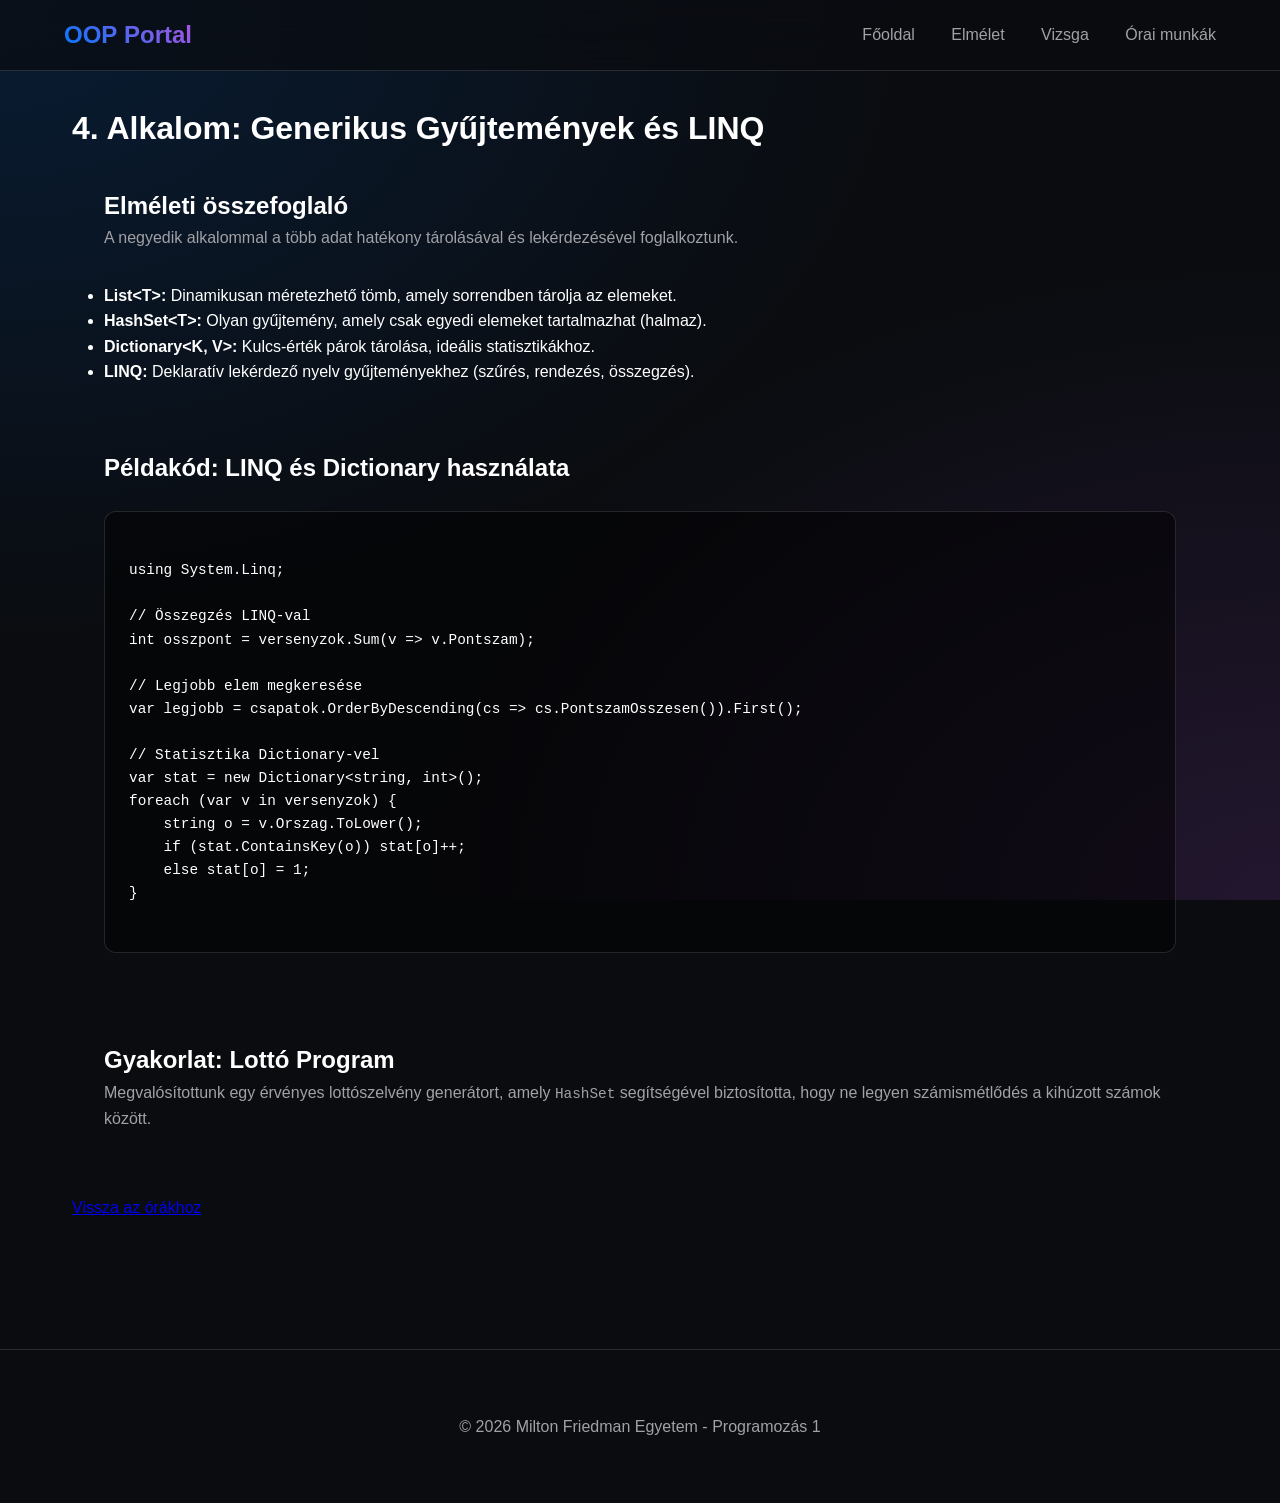
<file: src/ora-4.html>
<!DOCTYPE html>
<html lang="hu">
<head>
    <meta charset="UTF-8">
    <meta name="viewport" content="width=device-width, initial-scale=1.0">
    <title>4. Alkalom: Gyűjtemények - OOP Portal</title>
    <link rel="stylesheet" href="style.css">
</head>
<body>
    <header>
        <div class="logo"><strong>OOP</strong> Portal</div>
        <nav>
            <a href="index.html">Főoldal</a>
            <a href="elmelet.html">Elmélet</a>
            <a href="vizsga.html">Vizsga</a>
            <a href="orai-munkak.html">Órai munkák</a>
        </nav>
    </header>

    <main>
        <h1>4. Alkalom: Generikus Gyűjtemények és LINQ</h1>
        
        <section class="card">
            <h2>Elméleti összefoglaló</h2>
            <p>A negyedik alkalommal a több adat hatékony tárolásával és lekérdezésével foglalkoztunk.</p>
            <ul>
                <li><strong>List&lt;T&gt;:</strong> Dinamikusan méretezhető tömb, amely sorrendben tárolja az elemeket.</li>
                <li><strong>HashSet&lt;T&gt;:</strong> Olyan gyűjtemény, amely csak egyedi elemeket tartalmazhat (halmaz).</li>
                <li><strong>Dictionary&lt;K, V&gt;:</strong> Kulcs-érték párok tárolása, ideális statisztikákhoz.</li>
                <li><strong>LINQ:</strong> Deklaratív lekérdező nyelv gyűjteményekhez (szűrés, rendezés, összegzés).</li>
            </ul>
        </section>

        <section class="card">
            <h2>Példakód: LINQ és Dictionary használata</h2>
            <pre><code>
using System.Linq;

// Összegzés LINQ-val
int osszpont = versenyzok.Sum(v => v.Pontszam);

// Legjobb elem megkeresése
var legjobb = csapatok.OrderByDescending(cs => cs.PontszamOsszesen()).First();

// Statisztika Dictionary-vel
var stat = new Dictionary&lt;string, int&gt;();
foreach (var v in versenyzok) {
    string o = v.Orszag.ToLower();
    if (stat.ContainsKey(o)) stat[o]++;
    else stat[o] = 1;
}
            </code></pre>
        </section>

        <section class="card">
            <h2>Gyakorlat: Lottó Program</h2>
            <p>Megvalósítottunk egy érvényes lottószelvény generátort, amely <code>HashSet</code> segítségével biztosította, hogy ne legyen számismétlődés a kihúzott számok között.</p>
        </section>

        <a href="orai-munkak.html" class="btn">Vissza az órákhoz</a>
    </main>

    <footer>
        <p>&copy; 2026 Milton Friedman Egyetem - Programozás 1</p>
    </footer>
</body>
</html>
</file>
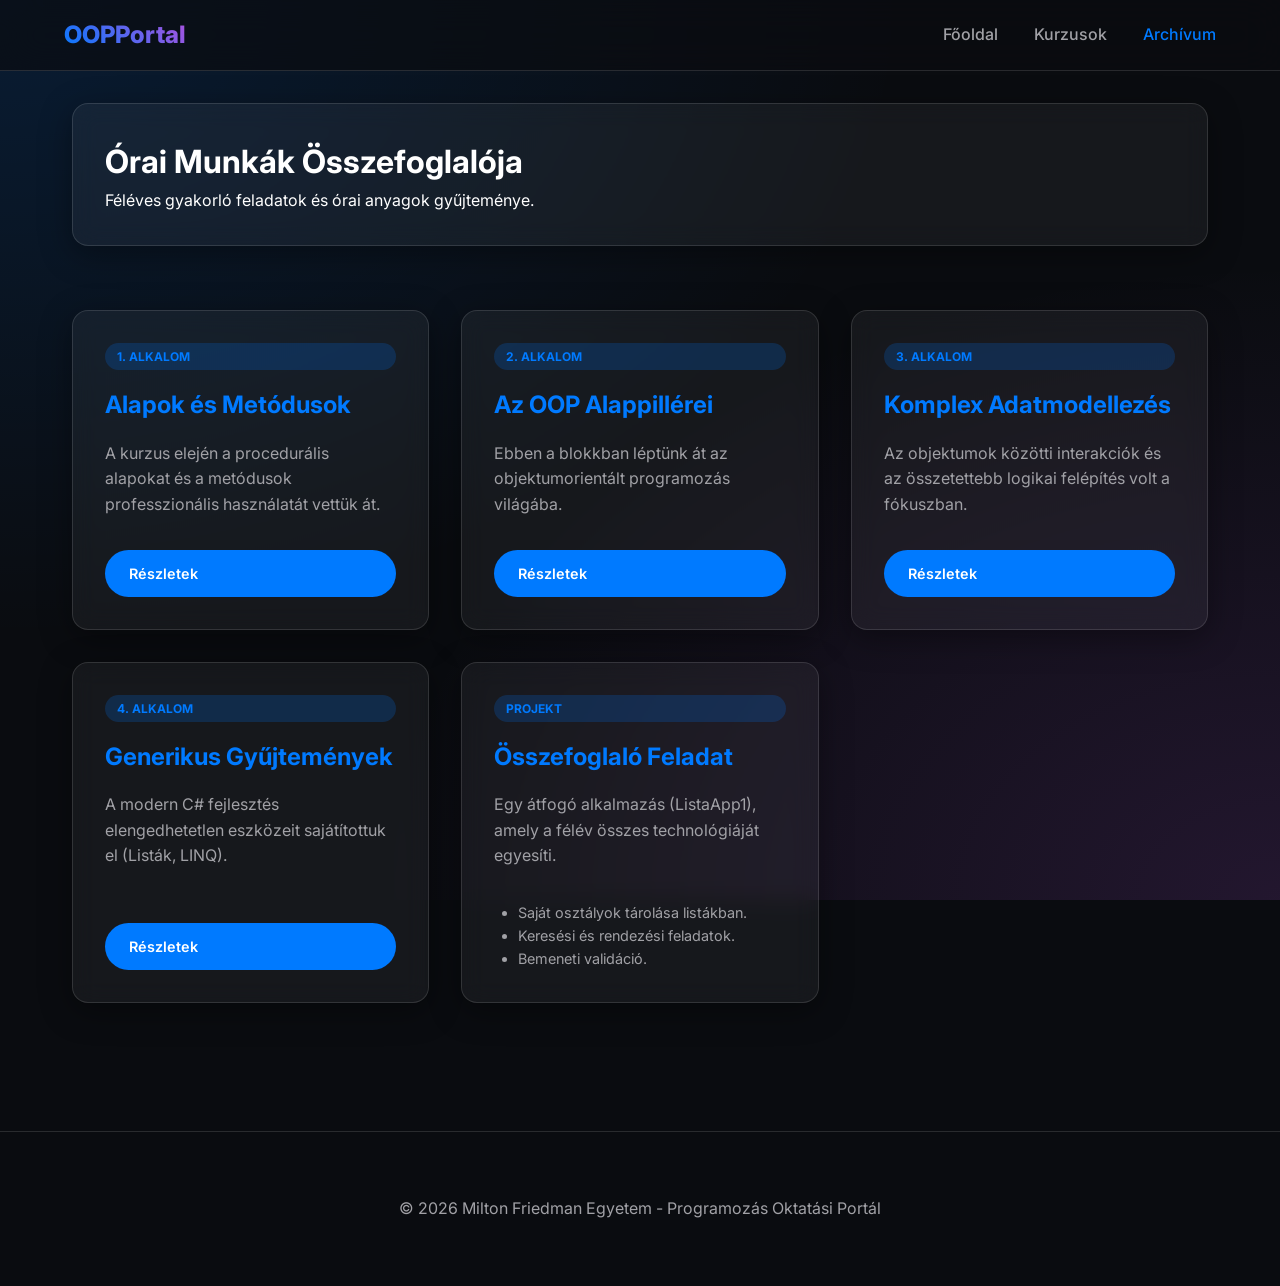
<file: src/orai-munkak.html>
<!DOCTYPE html>
<html lang="hu">
<head>
    <meta charset="UTF-8">
    <meta name="viewport" content="width=device-width, initial-scale=1.0">
    <title>Órai Munkák - OOP Portal</title>
    <link rel="preconnect" href="https://fonts.googleapis.com">
    <link rel="preconnect" href="https://fonts.gstatic.com" crossorigin>
    <link href="https://fonts.googleapis.com/css2?family=Inter:wght@400;500;600;700;800&display=swap" rel="stylesheet">
    <link rel="stylesheet" href="style.css">
</head>
<body>
    <header>
        <div class="logo">OOP<span>Portal</span></div>
        <nav>
            <a href="index.html">Főoldal</a>
            <a href="tutorial-oop-cs.html">Kurzusok</a>
            <a href="elmelet.html" class="active">Archívum</a>
        </nav>
    </header>

    <main>
        <div class="glass" style="padding: 2rem; margin-bottom: 3rem;">
            <h1>Órai Munkák Összefoglalója</h1>
            <p>Féléves gyakorló feladatok és órai anyagok gyűjteménye.</p>
        </div>
        
        <div class="grid">
            <section class="card glass">
                <div class="badge badge-active">1. Alkalom</div>
                <h3>Alapok és Metódusok</h3>
                <p>A kurzus elején a procedurális alapokat és a metódusok professzionális használatát vettük át.</p>
                <a href="ora-1.html" class="btn-primary" style="padding: 0.75rem 1.5rem; font-size: 0.9rem;">Részletek</a>
            </section>

            <section class="card glass">
                <div class="badge badge-active">2. Alkalom</div>
                <h3>Az OOP Alappillérei</h3>
                <p>Ebben a blokkban léptünk át az objektumorientált programozás világába.</p>
                <a href="ora-2.html" class="btn-primary" style="padding: 0.75rem 1.5rem; font-size: 0.9rem;">Részletek</a>
            </section>

            <section class="card glass">
                <div class="badge badge-active">3. Alkalom</div>
                <h3>Komplex Adatmodellezés</h3>
                <p>Az objektumok közötti interakciók és az összetettebb logikai felépítés volt a fókuszban.</p>
                <a href="ora-3.html" class="btn-primary" style="padding: 0.75rem 1.5rem; font-size: 0.9rem;">Részletek</a>
            </section>

            <section class="card glass">
                <div class="badge badge-active">4. Alkalom</div>
                <h3>Generikus Gyűjtemények</h3>
                <p>A modern C# fejlesztés elengedhetetlen eszközeit sajátítottuk el (Listák, LINQ).</p>
                <a href="ora-4.html" class="btn-primary" style="padding: 0.75rem 1.5rem; font-size: 0.9rem;">Részletek</a>
            </section>

            <section class="card glass">
                <div class="badge badge-active">Projekt</div>
                <h3>Összefoglaló Feladat</h3>
                <p>Egy átfogó alkalmazás (ListaApp1), amely a félév összes technológiáját egyesíti.</p>
                <ul style="margin-left: 1.5rem; color: var(--text-dim); font-size: 0.9rem;">
                    <li>Saját osztályok tárolása listákban.</li>
                    <li>Keresési és rendezési feladatok.</li>
                    <li>Bemeneti validáció.</li>
                </ul>
            </section>
        </div>
    </main>

    <footer>
        <p>&copy; 2026 Milton Friedman Egyetem - Programozás Oktatási Portál</p>
    </footer>

    <script src="script.js"></script>
</body>
</html>
</file>
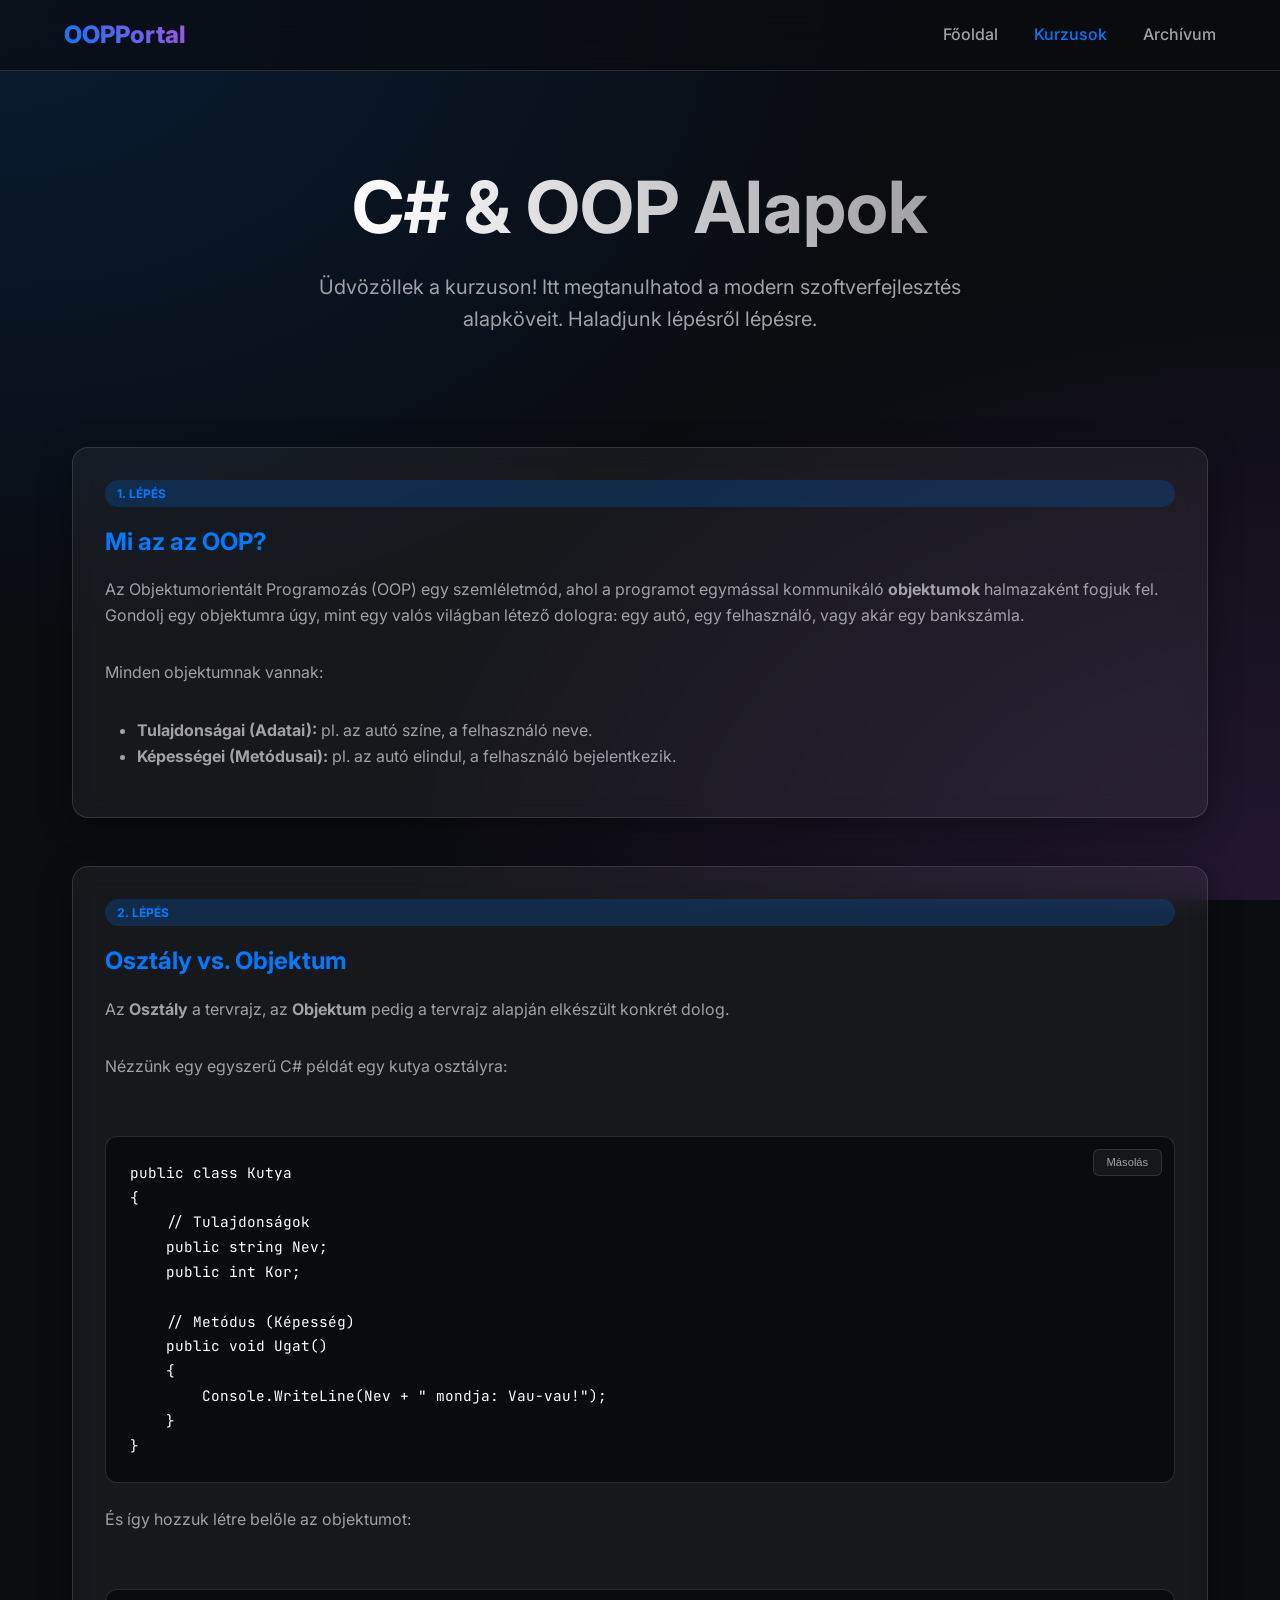
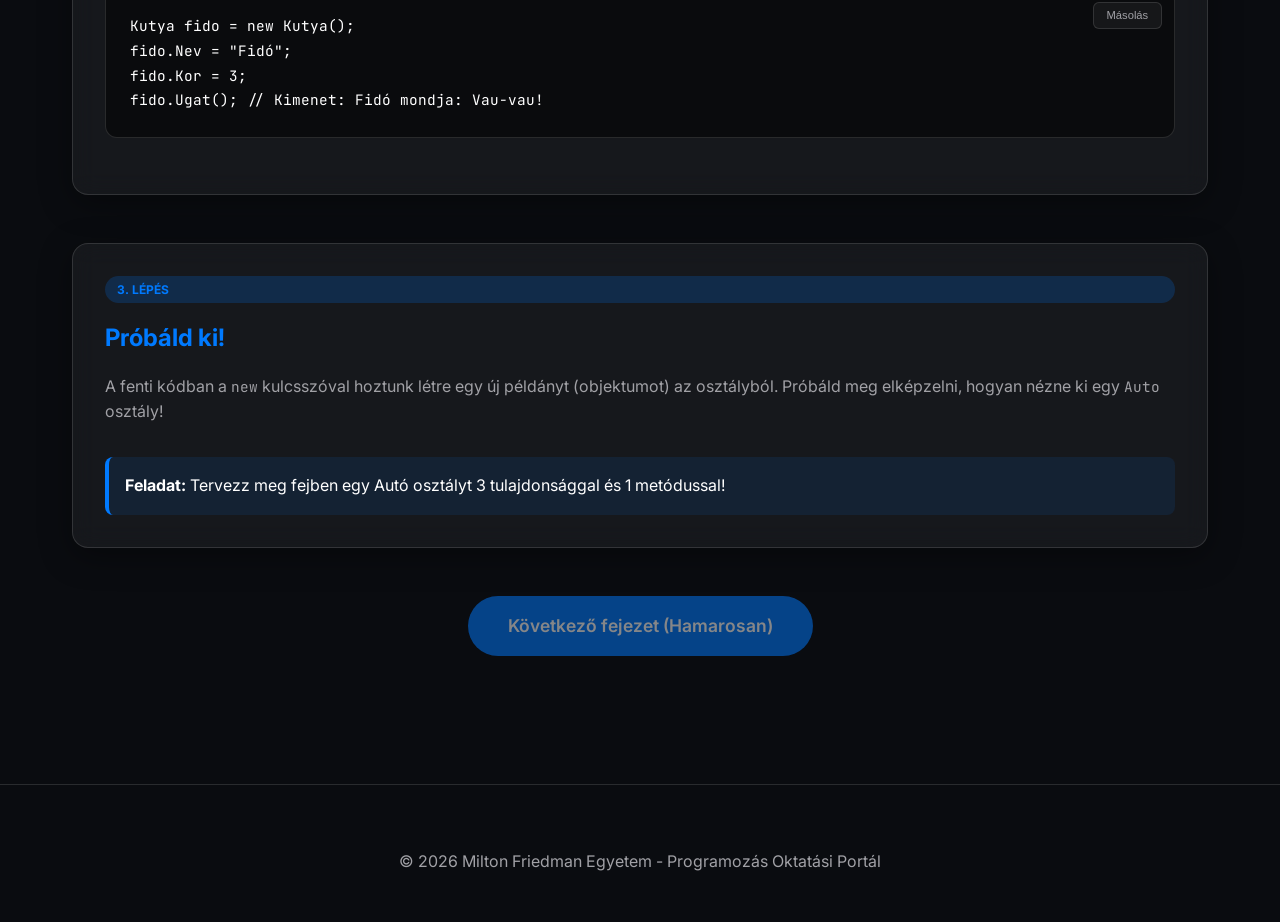
<file: src/tutorial-oop-cs.html>
<!DOCTYPE html>
<html lang="hu">
<head>
    <meta charset="UTF-8">
    <meta name="viewport" content="width=device-width, initial-scale=1.0">
    <title>C# & OOP Alapok - OOP Portal</title>
    <link rel="preconnect" href="https://fonts.googleapis.com">
    <link rel="preconnect" href="https://fonts.gstatic.com" crossorigin>
    <link href="https://fonts.googleapis.com/css2?family=Inter:wght@400;500;600;700;800&family=JetBrains+Mono&display=swap" rel="stylesheet">
    <link rel="stylesheet" href="style.css">
</head>
<body>
    <header>
        <div class="logo">OOP<span>Portal</span></div>
        <nav>
            <a href="index.html">Főoldal</a>
            <a href="tutorial-oop-cs.html" class="active">Kurzusok</a>
            <a href="elmelet.html">Archívum</a>
        </nav>
    </header>

    <main>
        <section class="hero" style="padding: 4rem 1rem;">
            <h1>C# & OOP Alapok</h1>
            <p>Üdvözöllek a kurzuson! Itt megtanulhatod a modern szoftverfejlesztés alapköveit. Haladjunk lépésről lépésre.</p>
        </section>

        <!-- Step 1 -->
        <div class="card glass" style="margin-bottom: 3rem;">
            <div class="badge badge-active">1. Lépés</div>
            <h3>Mi az az OOP?</h3>
            <p>Az Objektumorientált Programozás (OOP) egy szemléletmód, ahol a programot egymással kommunikáló <strong>objektumok</strong> halmazaként fogjuk fel. Gondolj egy objektumra úgy, mint egy valós világban létező dologra: egy autó, egy felhasználó, vagy akár egy bankszámla.</p>
            <p>Minden objektumnak vannak:</p>
            <ul style="margin-left: 2rem; margin-bottom: 1rem; color: var(--text-dim);">
                <li><strong>Tulajdonságai (Adatai):</strong> pl. az autó színe, a felhasználó neve.</li>
                <li><strong>Képességei (Metódusai):</strong> pl. az autó elindul, a felhasználó bejelentkezik.</li>
            </ul>
        </div>

        <!-- Step 2 -->
        <div class="card glass" style="margin-bottom: 3rem;">
            <div class="badge badge-active">2. Lépés</div>
            <h3>Osztály vs. Objektum</h3>
            <p>Az <strong>Osztály</strong> a tervrajz, az <strong>Objektum</strong> pedig a tervrajz alapján elkészült konkrét dolog.</p>
            <p>Nézzünk egy egyszerű C# példát egy kutya osztályra:</p>
            
            <pre><button class="copy-btn">Másolás</button><code>public class Kutya 
{
    // Tulajdonságok
    public string Nev;
    public int Kor;

    // Metódus (Képesség)
    public void Ugat() 
    {
        Console.WriteLine(Nev + " mondja: Vau-vau!");
    }
}</code></pre>

            <p>És így hozzuk létre belőle az objektumot:</p>

            <pre><button class="copy-btn">Másolás</button><code>Kutya fido = new Kutya();
fido.Nev = "Fidó";
fido.Kor = 3;
fido.Ugat(); // Kimenet: Fidó mondja: Vau-vau!</code></pre>
        </div>

        <!-- Step 3 -->
        <div class="card glass" style="margin-bottom: 3rem;">
            <div class="badge badge-active">3. Lépés</div>
            <h3>Próbáld ki!</h3>
            <p>A fenti kódban a <code>new</code> kulcsszóval hoztunk létre egy új példányt (objektumot) az osztályból. Próbáld meg elképzelni, hogyan nézne ki egy <code>Auto</code> osztály!</p>
            <div style="background: rgba(0, 122, 255, 0.1); padding: 1rem; border-radius: 8px; border-left: 4px solid var(--accent-blue);">
                <strong>Feladat:</strong> Tervezz meg fejben egy Autó osztályt 3 tulajdonsággal és 1 metódussal!
            </div>
        </div>

        <div style="text-align: center;">
            <a href="#" class="btn-primary" style="opacity: 0.5; cursor: not-allowed;">Következő fejezet (Hamarosan)</a>
        </div>
    </main>

    <footer>
        <p>&copy; 2026 Milton Friedman Egyetem - Programozás Oktatási Portál</p>
    </footer>

    <script src="script.js"></script>
</body>
</html>
</file>
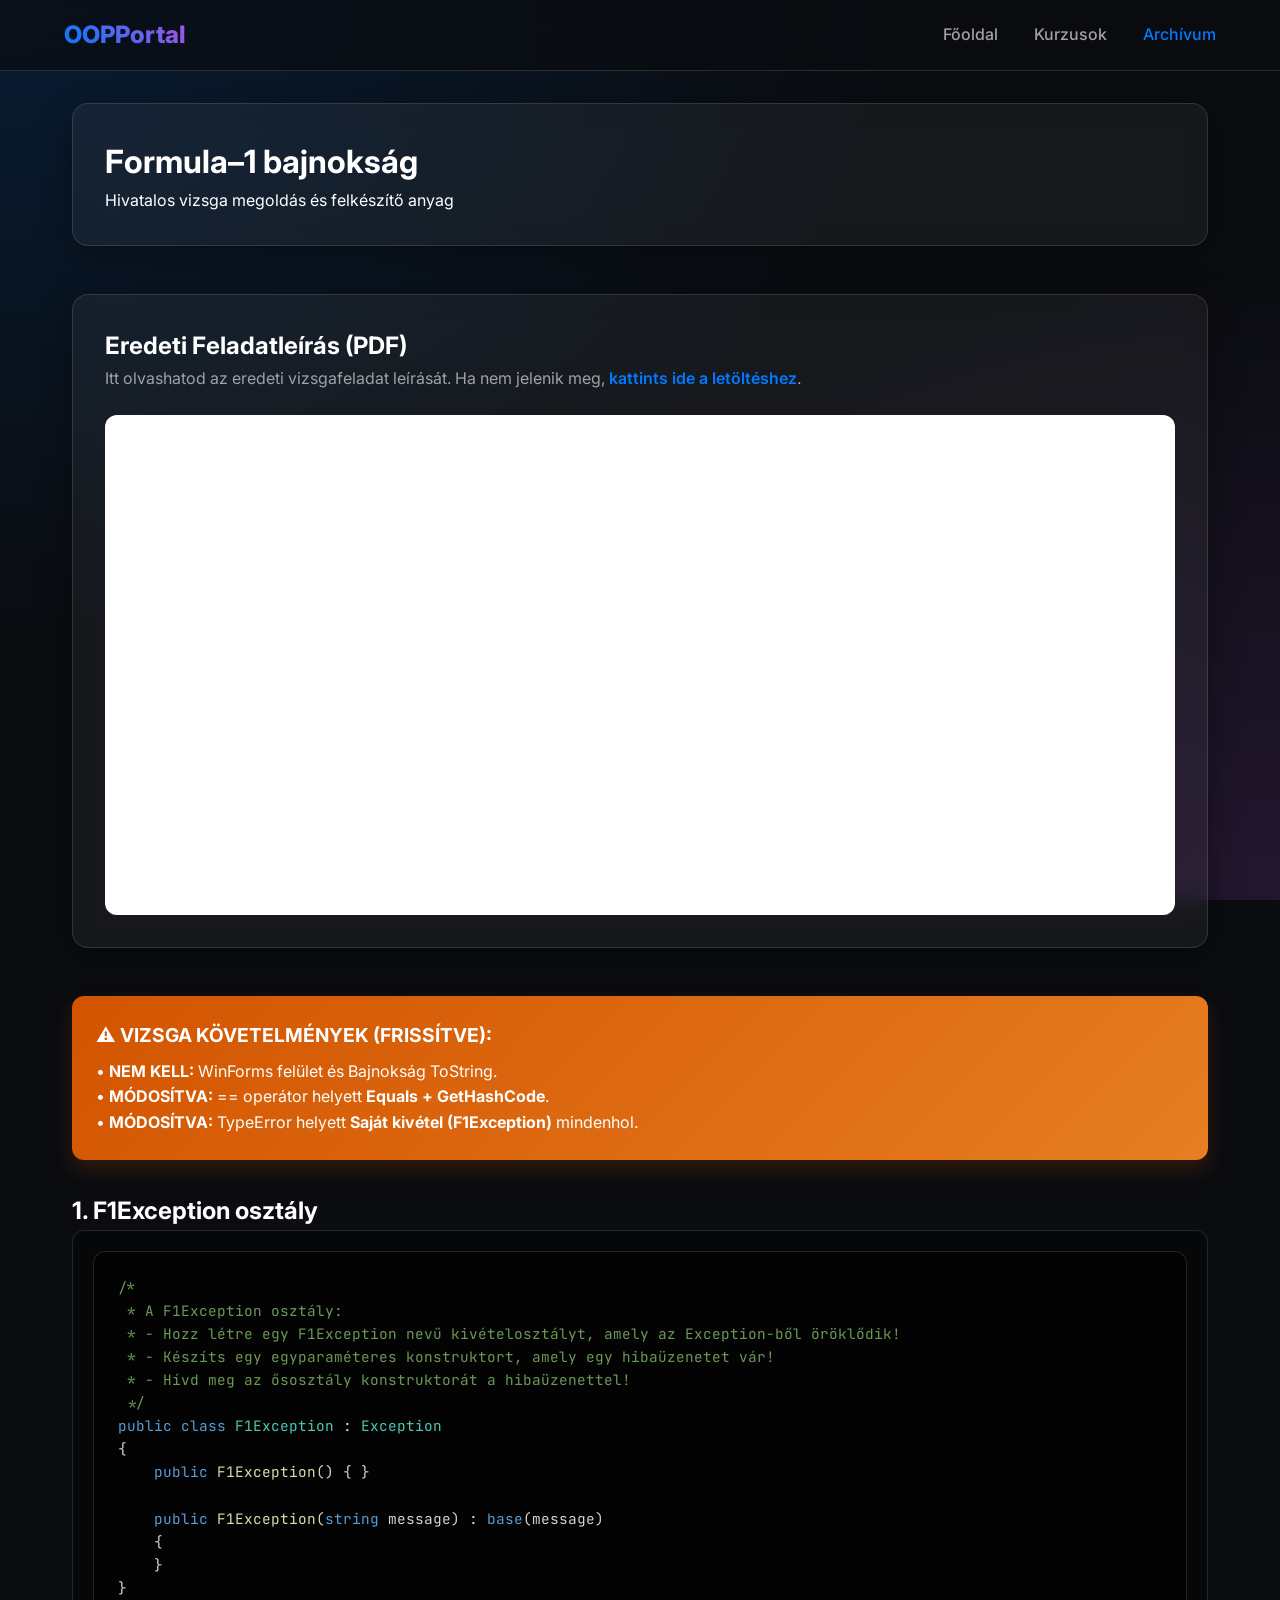
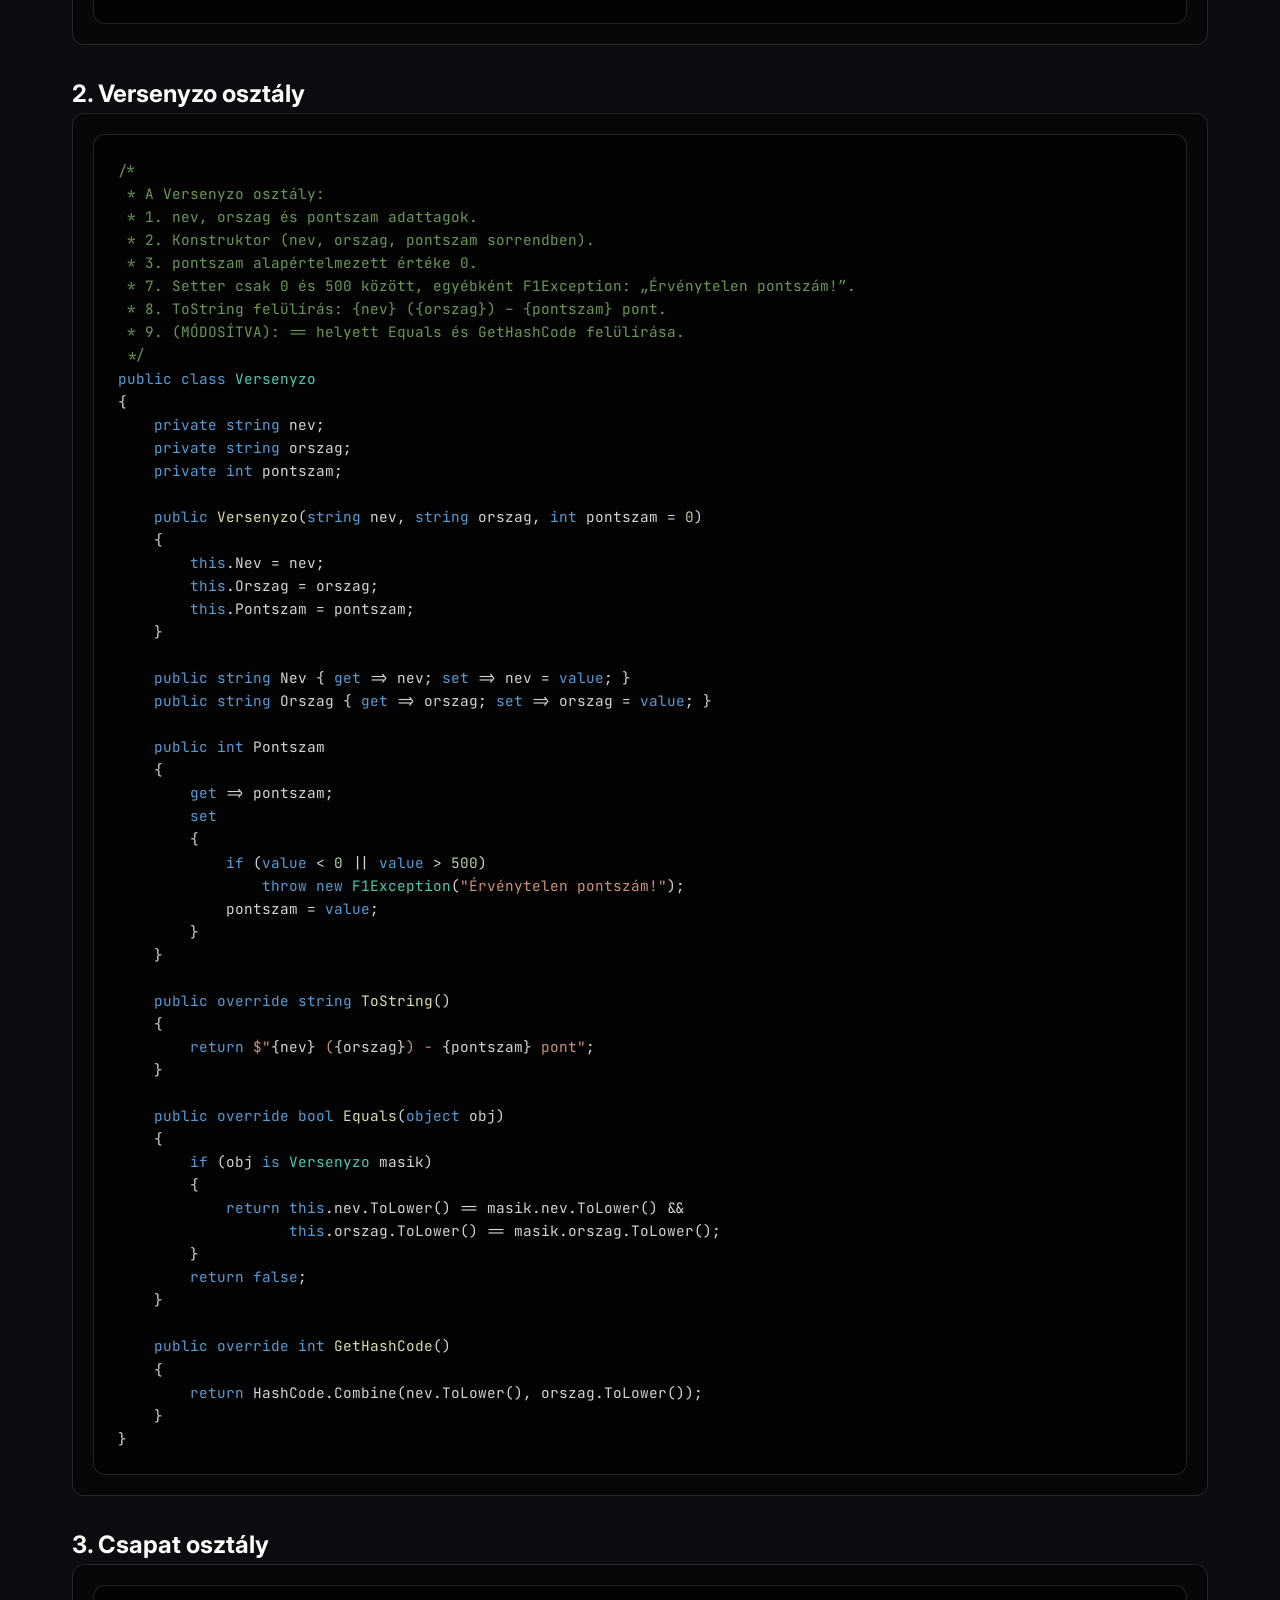
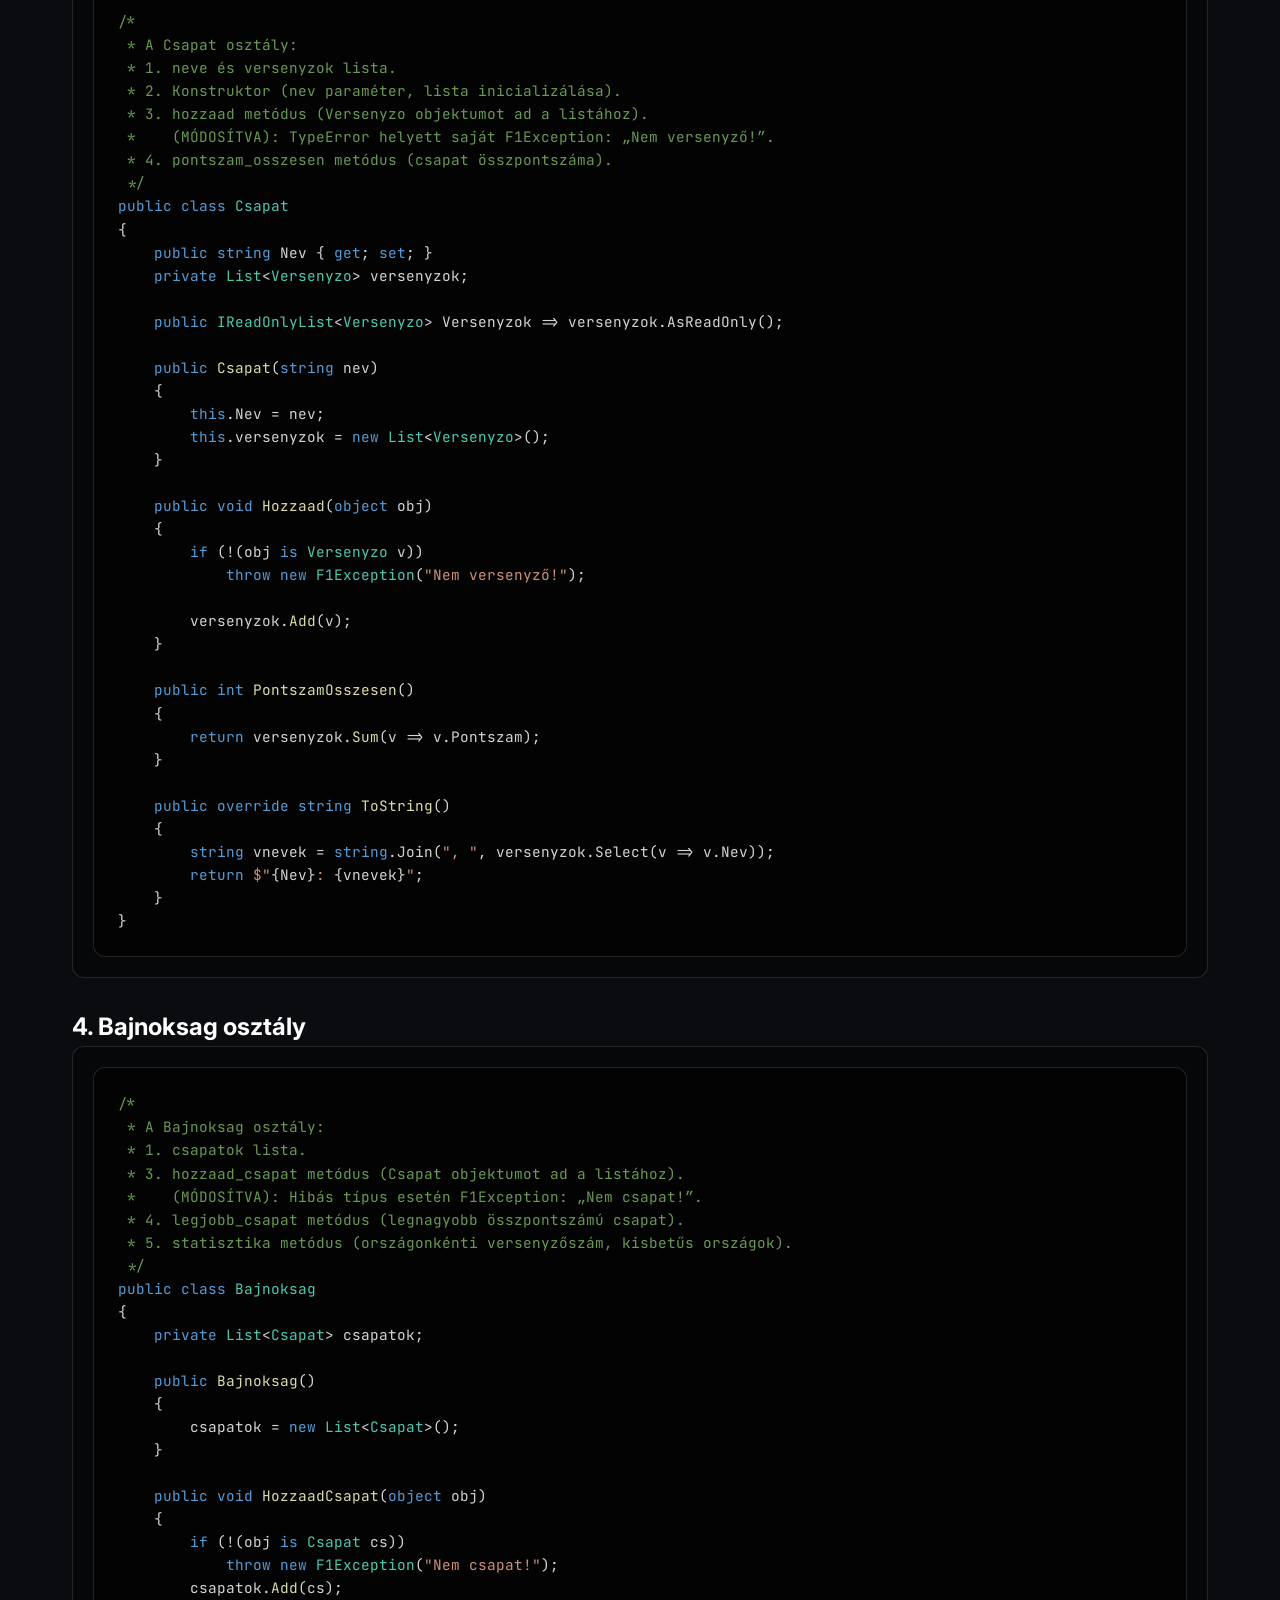
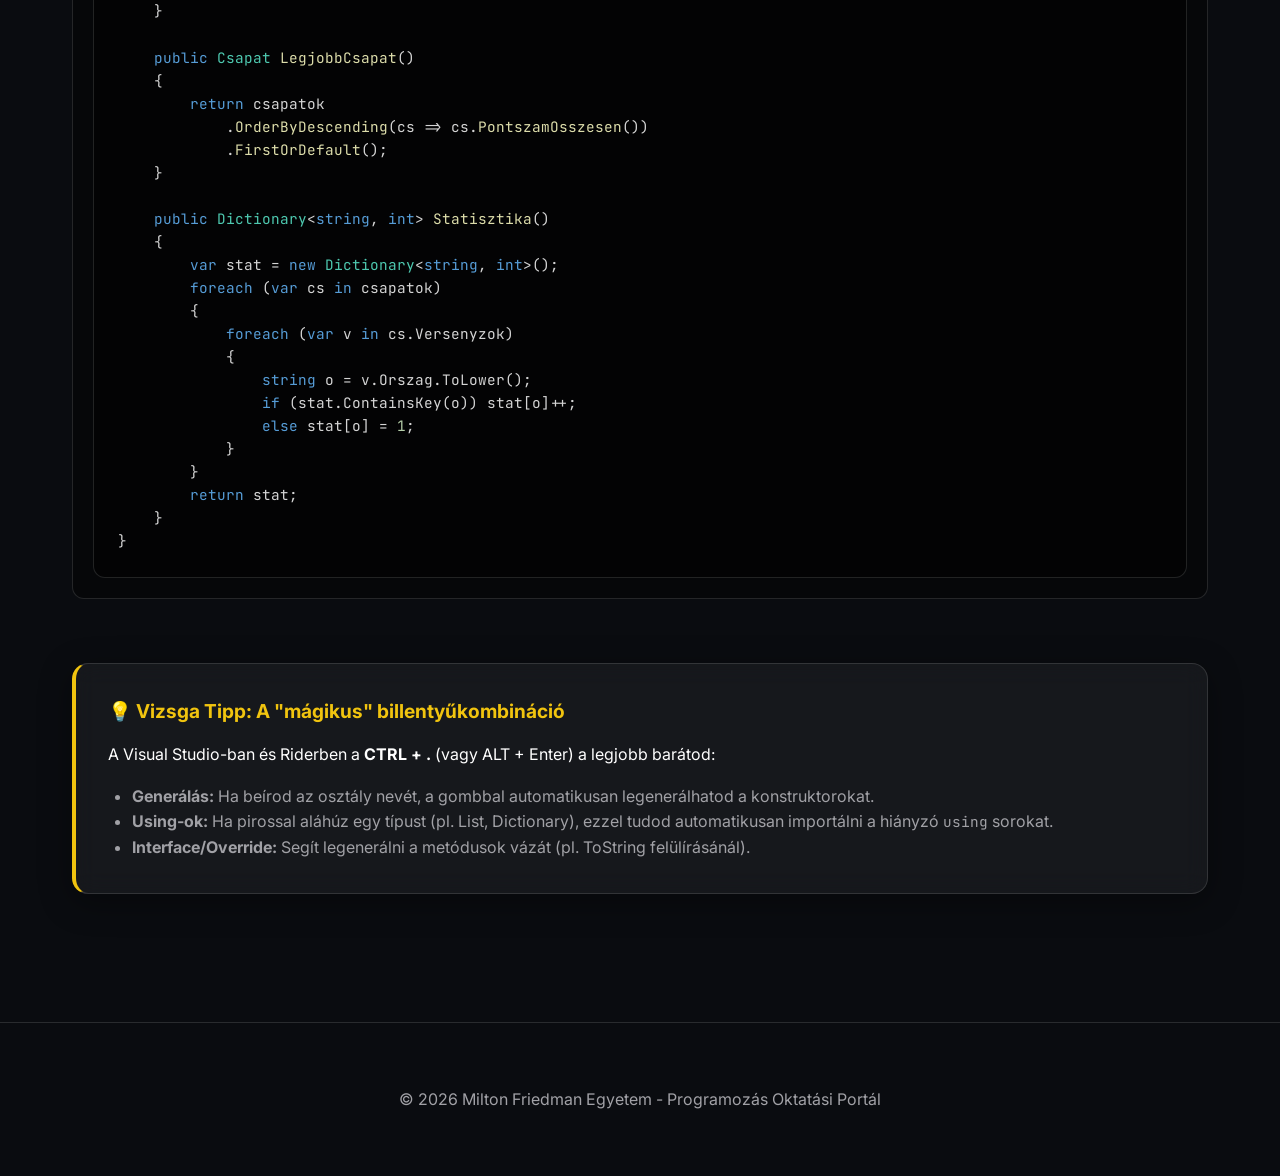
<file: src/vizsga.html>
<!DOCTYPE html>
<html lang="hu">
<head>
    <meta charset="UTF-8">
    <meta name="viewport" content="width=device-width, initial-scale=1.0">
    <title>Vizsgafelkészülés - OOP Portal</title>
    <link rel="preconnect" href="https://fonts.googleapis.com">
    <link rel="preconnect" href="https://fonts.gstatic.com" crossorigin>
    <link href="https://fonts.googleapis.com/css2?family=Inter:wght@400;500;600;700;800&family=JetBrains+Mono&display=swap" rel="stylesheet">
    <link rel="stylesheet" href="style.css">
    <style>
        .score {
            float: right;
            background-color: var(--accent-blue);
            color: white;
            padding: 2px 8px;
            border-radius: 4px;
            font-size: 0.8em;
        }
        .task-description {
            background-color: rgba(255, 255, 255, 0.05);
            padding: 15px;
            border-left: 4px solid var(--accent-blue);
            margin-bottom: 20px;
            border-radius: 0 8px 8px 0;
        }
        .code-block {
            background-color: rgba(0, 0, 0, 0.4);
            padding: 20px;
            border-radius: 12px;
            border: 1px solid var(--glass-border);
            margin-bottom: 30px;
            overflow-x: auto;
            color: #d4d4d4;
            white-space: pre-wrap;
            word-wrap: break-word;
            position: relative;
        }
        pre {
            margin: 0;
            white-space: pre;
            font-family: 'JetBrains Mono', monospace;
            font-size: 0.9rem;
        }
        .comment { color: #6a9955; }
        .keyword { color: #569cd6; }
        .type { color: #4ec9b0; }
        .string { color: #ce9178; }
        .number { color: #b5cea8; }
        .method { color: #dcdcaa; }

        .warning-box {
            background: linear-gradient(135deg, #d35400, #e67e22);
            color: white;
            padding: 1.5rem;
            border-radius: 12px;
            margin-bottom: 2rem;
            box-shadow: 0 10px 20px rgba(211, 84, 0, 0.2);
        }
    </style>
</head>
<body>
    <header>
        <div class="logo">OOP<span>Portal</span></div>
        <nav>
            <a href="index.html">Főoldal</a>
            <a href="tutorial-oop-cs.html">Kurzusok</a>
            <a href="elmelet.html" class="active">Archívum</a>
        </nav>
    </header>

    <main>
        <div class="glass" style="padding: 2rem; margin-bottom: 3rem;">
            <h1>Formula–1 bajnokság</h1>
            <p>Hivatalos vizsga megoldás és felkészítő anyag</p>
        </div>
        
        <section class="glass card" style="margin-bottom: 3rem;">
            <h2>Eredeti Feladatleírás (PDF)</h2>
            <p style="margin-bottom: 1.5rem;">Itt olvashatod az eredeti vizsgafeladat leírását. Ha nem jelenik meg, <a href="Formula.pdf" target="_blank" style="color: var(--accent-blue); text-decoration: none; font-weight: 600;">kattints ide a letöltéshez</a>.</p>
            <iframe src="Formula.pdf" width="100%" height="500px" style="border: 1px solid var(--glass-border); border-radius: 12px; background: white;"></iframe>
        </section>

        <div class="warning-box">
            <strong style="font-size: 1.2rem; display: block; margin-bottom: 0.5rem;">⚠️ VIZSGA KÖVETELMÉNYEK (FRISSÍTVE):</strong>
            <ul style="list-style: none;">
                <li>• <b>NEM KELL:</b> WinForms felület és Bajnokság ToString.</li>
                <li>• <b>MÓDOSÍTVA:</b> == operátor helyett <b>Equals + GetHashCode</b>.</li>
                <li>• <b>MÓDOSÍTVA:</b> TypeError helyett <b>Saját kivétel (F1Exception)</b> mindenhol.</li>
            </ul>
        </div>

        <h2>1. F1Exception osztály</h2>
        <div class="code-block"><pre><span class="comment">/* 
 * A F1Exception osztály: 
 * - Hozz létre egy F1Exception nevű kivételosztályt, amely az Exception-ből öröklődik!
 * - Készíts egy egyparaméteres konstruktort, amely egy hibaüzenetet vár!
 * - Hívd meg az ősosztály konstruktorát a hibaüzenettel!
 */</span>
<span class="keyword">public class</span> <span class="type">F1Exception</span> : <span class="type">Exception</span>
{
    <span class="keyword">public</span> <span class="method">F1Exception</span>() { }
    
    <span class="keyword">public</span> <span class="method">F1Exception</span>(<span class="keyword">string</span> message) : <span class="keyword">base</span>(message) 
    { 
    }
}</pre></div>

        <h2>2. Versenyzo osztály</h2>
        <div class="code-block"><pre><span class="comment">/*
 * A Versenyzo osztály:
 * 1. nev, orszag és pontszam adattagok.
 * 2. Konstruktor (nev, orszag, pontszam sorrendben).
 * 3. pontszam alapértelmezett értéke 0.
 * 7. Setter csak 0 és 500 között, egyébként F1Exception: „Érvénytelen pontszám!”.
 * 8. ToString felülírás: {nev} ({orszag}) – {pontszam} pont.
 * 9. (MÓDOSÍTVA): == helyett Equals és GetHashCode felülírása.
 */</span>
<span class="keyword">public class</span> <span class="type">Versenyzo</span>
{
    <span class="keyword">private string</span> nev;
    <span class="keyword">private string</span> orszag;
    <span class="keyword">private int</span> pontszam;

    <span class="keyword">public</span> <span class="method">Versenyzo</span>(<span class="keyword">string</span> nev, <span class="keyword">string</span> orszag, <span class="keyword">int</span> pontszam = <span class="number">0</span>)
    {
        <span class="keyword">this</span>.Nev = nev;
        <span class="keyword">this</span>.Orszag = orszag;
        <span class="keyword">this</span>.Pontszam = pontszam;
    }

    <span class="keyword">public string</span> Nev { <span class="keyword">get</span> => nev; <span class="keyword">set</span> => nev = <span class="keyword">value</span>; }
    <span class="keyword">public string</span> Orszag { <span class="keyword">get</span> => orszag; <span class="keyword">set</span> => orszag = <span class="keyword">value</span>; }

    <span class="keyword">public int</span> Pontszam
    {
        <span class="keyword">get</span> => pontszam;
        <span class="keyword">set</span>
        {
            <span class="keyword">if</span> (<span class="keyword">value</span> < <span class="number">0</span> || <span class="keyword">value</span> > <span class="number">500</span>)
                <span class="keyword">throw new</span> <span class="type">F1Exception</span>(<span class="string">"Érvénytelen pontszám!"</span>);
            pontszam = <span class="keyword">value</span>;
        }
    }

    <span class="keyword">public override string</span> <span class="method">ToString</span>() 
    {
        <span class="keyword">return</span> <span class="string">$"</span>{nev}<span class="string"> (</span>{orszag}<span class="string">) - </span>{pontszam}<span class="string"> pont"</span>;
    }

    <span class="keyword">public override bool</span> <span class="method">Equals</span>(<span class="keyword">object</span> obj)
    {
        <span class="keyword">if</span> (obj <span class="keyword">is</span> <span class="type">Versenyzo</span> masik)
        {
            <span class="keyword">return</span> <span class="keyword">this</span>.nev.ToLower() == masik.nev.ToLower() && 
                   <span class="keyword">this</span>.orszag.ToLower() == masik.orszag.ToLower();
        }
        <span class="keyword">return false</span>;
    }

    <span class="keyword">public override int</span> <span class="method">GetHashCode</span>() 
    {
        <span class="keyword">return</span> HashCode.Combine(nev.ToLower(), orszag.ToLower());
    }
}</pre></div>

        <h2>3. Csapat osztály</h2>
        <div class="code-block"><pre><span class="comment">/*
 * A Csapat osztály:
 * 1. neve és versenyzok lista.
 * 2. Konstruktor (nev paraméter, lista inicializálása).
 * 3. hozzaad metódus (Versenyzo objektumot ad a listához).
 *    (MÓDOSÍTVA): TypeError helyett saját F1Exception: „Nem versenyző!”.
 * 4. pontszam_osszesen metódus (csapat összpontszáma).
 */</span>
<span class="keyword">public class</span> <span class="type">Csapat</span>
{
    <span class="keyword">public string</span> Nev { <span class="keyword">get</span>; <span class="keyword">set</span>; }
    <span class="keyword">private</span> <span class="type">List</span>&lt;<span class="type">Versenyzo</span>&gt; versenyzok;

    <span class="keyword">public</span> <span class="type">IReadOnlyList</span>&lt;<span class="type">Versenyzo</span>&gt; Versenyzok => versenyzok.AsReadOnly();

    <span class="keyword">public</span> <span class="method">Csapat</span>(<span class="keyword">string</span> nev) 
    { 
        <span class="keyword">this</span>.Nev = nev; 
        <span class="keyword">this</span>.versenyzok = <span class="keyword">new</span> <span class="type">List</span>&lt;<span class="type">Versenyzo</span>&gt;();
    }

    <span class="keyword">public void</span> <span class="method">Hozzaad</span>(<span class="keyword">object</span> obj)
    {
        <span class="keyword">if</span> (!(obj <span class="keyword">is</span> <span class="type">Versenyzo</span> v))
            <span class="keyword">throw new</span> <span class="type">F1Exception</span>(<span class="string">"Nem versenyző!"</span>);
        
        versenyzok.<span class="method">Add</span>(v);
    }

    <span class="keyword">public int</span> <span class="method">PontszamOsszesen</span>() 
    {
        <span class="keyword">return</span> versenyzok.<span class="method">Sum</span>(v => v.Pontszam);
    }

    <span class="keyword">public override string</span> <span class="method">ToString</span>()
    {
        <span class="keyword">string</span> vnevek = <span class="keyword">string</span>.Join(<span class="string">", "</span>, versenyzok.Select(v => v.Nev));
        <span class="keyword">return</span> <span class="string">$"</span>{Nev}<span class="string">: </span>{vnevek}<span class="string">"</span>;
    }
}</pre></div>

        <h2>4. Bajnoksag osztály</h2>
        <div class="code-block"><pre><span class="comment">/*
 * A Bajnoksag osztály:
 * 1. csapatok lista.
 * 3. hozzaad_csapat metódus (Csapat objektumot ad a listához).
 *    (MÓDOSÍTVA): Hibás típus esetén F1Exception: „Nem csapat!”.
 * 4. legjobb_csapat metódus (legnagyobb összpontszámú csapat).
 * 5. statisztika metódus (országonkénti versenyzőszám, kisbetűs országok).
 */</span>
<span class="keyword">public class</span> <span class="type">Bajnoksag</span>
{
    <span class="keyword">private</span> <span class="type">List</span>&lt;<span class="type">Csapat</span>&gt; csapatok;

    <span class="keyword">public</span> <span class="method">Bajnoksag</span>() 
    { 
        csapatok = <span class="keyword">new</span> <span class="type">List</span>&lt;<span class="type">Csapat</span>&gt;(); 
    }

    <span class="keyword">public void</span> <span class="method">HozzaadCsapat</span>(<span class="keyword">object</span> obj)
    {
        <span class="keyword">if</span> (!(obj <span class="keyword">is</span> <span class="type">Csapat</span> cs))
            <span class="keyword">throw new</span> <span class="type">F1Exception</span>(<span class="string">"Nem csapat!"</span>);
        csapatok.<span class="method">Add</span>(cs);
    }

    <span class="keyword">public</span> <span class="type">Csapat</span> <span class="method">LegjobbCsapat</span>()
    {
        <span class="keyword">return</span> csapatok
            .<span class="method">OrderByDescending</span>(cs => cs.<span class="method">PontszamOsszesen</span>())
            .<span class="method">FirstOrDefault</span>();
    }

    <span class="keyword">public</span> <span class="type">Dictionary</span>&lt;<span class="keyword">string</span>, <span class="keyword">int</span>&gt; <span class="method">Statisztika</span>()
    {
        <span class="keyword">var</span> stat = <span class="keyword">new</span> <span class="type">Dictionary</span>&lt;<span class="keyword">string</span>, <span class="keyword">int</span>&gt;();
        <span class="keyword">foreach</span> (<span class="keyword">var</span> cs <span class="keyword">in</span> csapatok)
        {
            <span class="keyword">foreach</span> (<span class="keyword">var</span> v <span class="keyword">in</span> cs.Versenyzok)
            {
                <span class="keyword">string</span> o = v.Orszag.ToLower();
                <span class="keyword">if</span> (stat.ContainsKey(o)) stat[o]++;
                <span class="keyword">else</span> stat[o] = <span class="number">1</span>;
            }
        }
        <span class="keyword">return</span> stat;
    }
}</pre></div>

        <div class="glass" style="padding: 2rem; border-left: 4px solid #f1c40f; margin-top: 4rem;">
            <strong style="color: #f1c40f; font-size: 1.2rem; display: block; margin-bottom: 1rem;">💡 Vizsga Tipp: A "mágikus" billentyűkombináció</strong>
            <p>A Visual Studio-ban és Riderben a <strong>CTRL + .</strong> (vagy ALT + Enter) a legjobb barátod:</p>
            <ul style="margin-left: 1.5rem; margin-top: 1rem; color: var(--text-dim);">
                <li><strong>Generálás:</strong> Ha beírod az osztály nevét, a gombbal automatikusan legenerálhatod a konstruktorokat.</li>
                <li><strong>Using-ok:</strong> Ha pirossal aláhúz egy típust (pl. List, Dictionary), ezzel tudod automatikusan importálni a hiányzó <code>using</code> sorokat.</li>
                <li><strong>Interface/Override:</strong> Segít legenerálni a metódusok vázát (pl. ToString felülírásánál).</li>
            </ul>
        </div>
    </main>

    <footer>
        <p>&copy; 2026 Milton Friedman Egyetem - Programozás Oktatási Portál</p>
    </footer>
</body>
</html>
</file>
<file: src/style.css>
:root {
    /* Color Palette */
    --primary-bg: #0a0c10;
    --accent-blue: #007aff;
    --accent-purple: #af52de;
    --text-main: #ffffff;
    --text-dim: #a1a1a6;
    
    /* Glass Effects */
    --glass-bg: rgba(255, 255, 255, 0.05);
    --glass-border: rgba(255, 255, 255, 0.125);
    --glass-shadow: 0 8px 32px 0 rgba(0, 0, 0, 0.37);
    --blur: blur(12px);
    
    /* Spacing & Radii */
    --radius: 16px;
    --spacing: 2rem;
}

* {
    box-sizing: border-box;
    margin: 0;
    padding: 0;
}

body {
    font-family: 'Inter', -apple-system, BlinkMacSystemFont, "Segoe UI", Roboto, Helvetica, Arial, sans-serif;
    background: var(--primary-bg);
    background-image: 
        radial-gradient(at 0% 0%, rgba(0, 122, 255, 0.15) 0px, transparent 50%),
        radial-gradient(at 100% 100%, rgba(175, 82, 222, 0.15) 0px, transparent 50%);
    background-attachment: fixed;
    color: var(--text-main);
    line-height: 1.6;
    overflow-x: hidden;
    min-height: 100vh;
}

/* Glassmorphism Utility */
.glass {
    background: var(--glass-bg);
    backdrop-filter: var(--blur);
    -webkit-backdrop-filter: var(--blur);
    border: 1px solid var(--glass-border);
    border-radius: var(--radius);
    box-shadow: var(--glass-shadow);
}

/* Header */
header {
    position: sticky;
    top: 0;
    z-index: 1000;
    padding: 1rem 5%;
    display: flex;
    justify-content: space-between;
    align-items: center;
    background: rgba(10, 12, 16, 0.7);
    backdrop-filter: blur(20px);
    border-bottom: 1px solid var(--glass-border);
}

.logo {
    font-size: 1.5rem;
    font-weight: 800;
    background: linear-gradient(45deg, var(--accent-blue), var(--accent-purple));
    -webkit-background-clip: text;
    -webkit-text-fill-color: transparent;
}

nav a {
    color: var(--text-dim);
    text-decoration: none;
    margin-left: 2rem;
    font-weight: 500;
    transition: color 0.3s ease;
}

nav a:hover {
    color: var(--text-main);
}

nav a.active {
    color: var(--accent-blue);
}

/* Main Layout */
main {
    max-width: 1200px;
    margin: 0 auto;
    padding: var(--spacing);
}

/* Hero Section */
.hero {
    text-align: center;
    padding: 6rem 1rem;
    display: flex;
    flex-direction: column;
    align-items: center;
}

.hero h1 {
    font-size: clamp(2.5rem, 8vw, 4.5rem);
    line-height: 1.1;
    margin-bottom: 1.5rem;
    background: linear-gradient(to right, #fff, #a1a1a6);
    -webkit-background-clip: text;
    -webkit-text-fill-color: transparent;
}

.hero p {
    font-size: 1.25rem;
    color: var(--text-dim);
    max-width: 700px;
    margin-bottom: 3rem;
}

.btn-primary {
    background: var(--accent-blue);
    color: white;
    padding: 1rem 2.5rem;
    border-radius: 50px;
    text-decoration: none;
    font-weight: 600;
    font-size: 1.1rem;
    transition: transform 0.3s cubic-bezier(0.175, 0.885, 0.32, 1.275);
    display: inline-block;
}

.btn-primary:hover {
    transform: scale(1.05);
    box-shadow: 0 0 20px rgba(0, 122, 255, 0.4);
}

/* Grid Layout for Roadmap */
.grid {
    display: grid;
    grid-template-columns: repeat(auto-fit, minmax(300px, 1fr));
    gap: 2rem;
    margin-top: 4rem;
}

.card {
    padding: 2rem;
    transition: transform 0.3s ease, border-color 0.3s ease;
    display: flex;
    flex-direction: column;
    height: 100%;
}

.card:hover {
    transform: translateY(-10px);
    border-color: rgba(255, 255, 255, 0.3);
}

.card h3 {
    font-size: 1.5rem;
    margin-bottom: 1rem;
    color: var(--accent-blue);
}

.card p {
    color: var(--text-dim);
    margin-bottom: 2rem;
    flex-grow: 1;
}

.badge {
    padding: 0.25rem 0.75rem;
    border-radius: 20px;
    font-size: 0.75rem;
    font-weight: 700;
    text-transform: uppercase;
    display: inline-block;
    margin-bottom: 1rem;
}

.badge-active { background: rgba(0, 122, 255, 0.2); color: var(--accent-blue); }
.badge-soon { background: rgba(175, 82, 222, 0.2); color: var(--accent-purple); }

/* Code Blocks */
pre {
    background: rgba(0, 0, 0, 0.5);
    padding: 1.5rem;
    border-radius: 12px;
    overflow-x: auto;
    border: 1px solid var(--glass-border);
    margin: 1.5rem 0;
    position: relative;
}

code {
    font-family: 'JetBrains Mono', 'Fira Code', monospace;
    font-size: 0.9rem;
}

.copy-btn {
    position: absolute;
    top: 0.75rem;
    right: 0.75rem;
    background: var(--glass-bg);
    border: 1px solid var(--glass-border);
    color: var(--text-dim);
    padding: 0.4rem 0.8rem;
    border-radius: 6px;
    font-size: 0.7rem;
    cursor: pointer;
    transition: all 0.2s ease;
}

.copy-btn:hover {
    background: rgba(255, 255, 255, 0.1);
    color: #fff;
}

/* Footer */
footer {
    padding: 4rem 1rem;
    text-align: center;
    border-top: 1px solid var(--glass-border);
    margin-top: 6rem;
    color: var(--text-dim);
}

/* Responsive */
@media (max-width: 768px) {
    header { padding: 1rem 1.5rem; }
    nav { display: none; } /* Simplified for now */
    .hero h1 { font-size: 3rem; }
}
</file>
